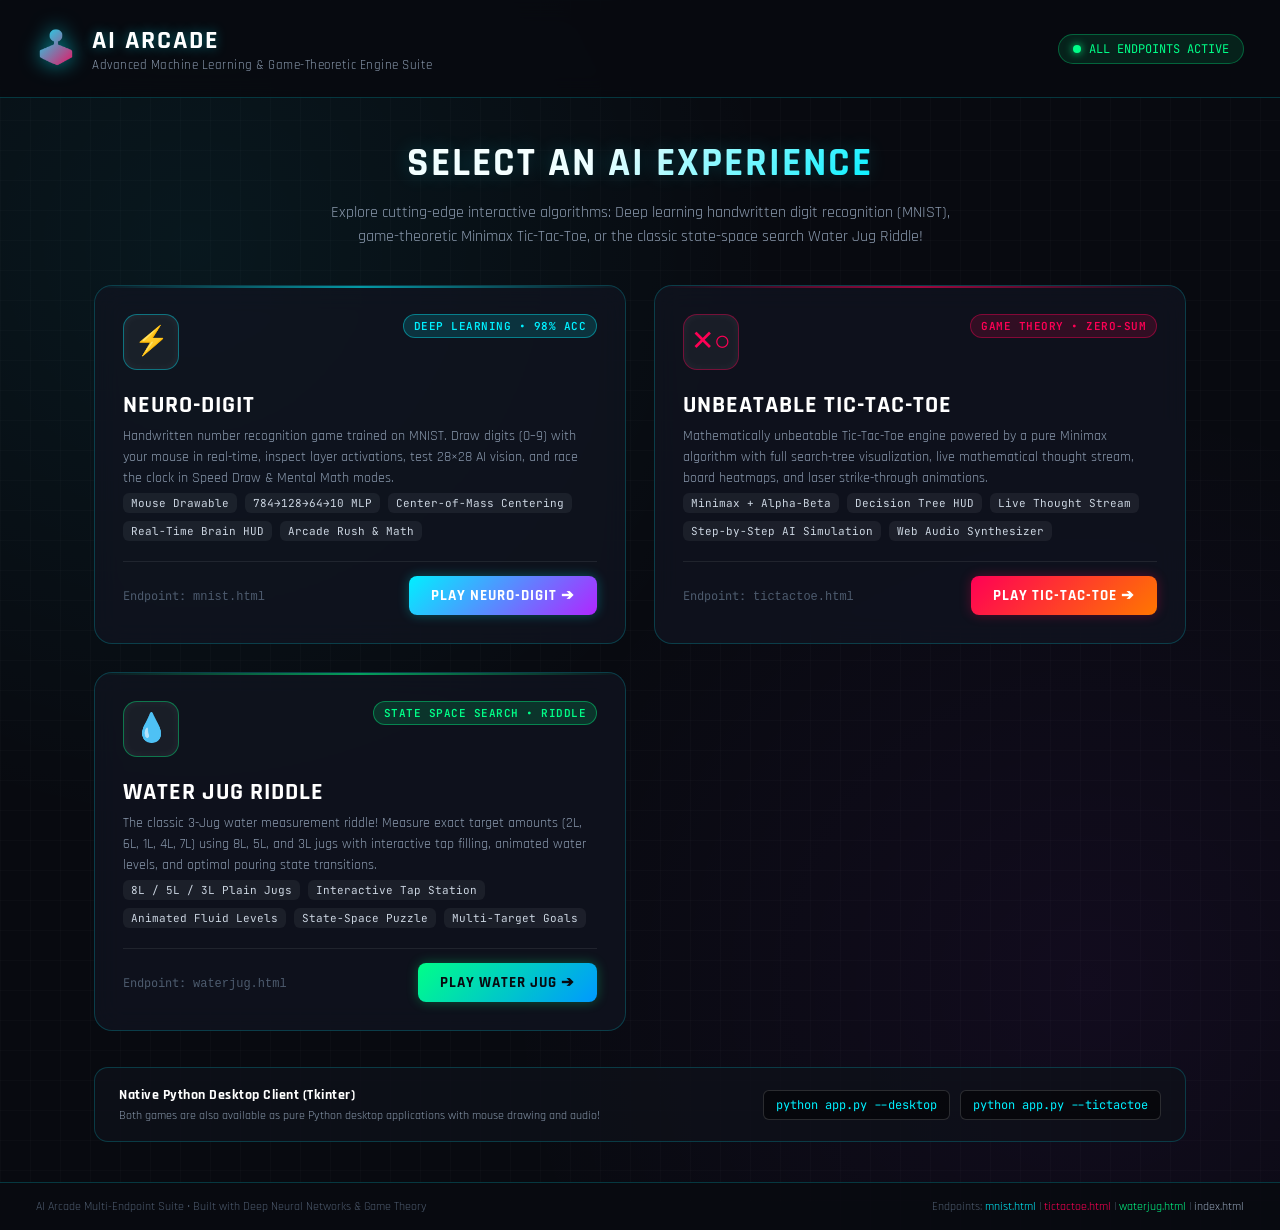
<file: index.html>
<!DOCTYPE html>
<html lang="en">
<head>
  <meta charset="UTF-8">
  <meta name="viewport" content="width=device-width, initial-scale=1.0">
  <title>AI ARCADE • Neural Net & Minimax Game Suite</title>
  <link rel="preconnect" href="https://fonts.googleapis.com">
  <link rel="preconnect" href="https://fonts.gstatic.com" crossorigin>
  <link href="https://fonts.googleapis.com/css2?family=JetBrains+Mono:wght@400;600;700&family=Rajdhani:wght@500;600;700&display=swap" rel="stylesheet">
  <style>
    :root {
      --bg-primary: #080a10;
      --bg-secondary: #0e111a;
      --bg-card: rgba(16, 21, 33, 0.75);
      --bg-card-hover: rgba(23, 30, 48, 0.95);
      --border-card: rgba(0, 240, 255, 0.2);
      --border-card-bright: rgba(0, 240, 255, 0.5);

      --neon-cyan: #00f0ff;
      --neon-pink: #ff0055;
      --neon-green: #00ff88;
      --neon-yellow: #ffbe00;
      --neon-purple: #b026ff;

      --text-main: #f0f4f8;
      --text-muted: #8a99ad;
      --text-dim: #4d5b6e;

      --font-display: 'Rajdhani', -apple-system, BlinkMacSystemFont, "Segoe UI", Roboto, sans-serif;
      --font-mono: 'JetBrains Mono', 'Fira Code', Consolas, monospace;
    }

    * {
      box-sizing: border-box;
      margin: 0;
      padding: 0;
      -webkit-font-smoothing: antialiased;
    }

    body {
      background-color: var(--bg-primary);
      background-image: 
        radial-gradient(circle at 15% 20%, rgba(0, 240, 255, 0.06) 0%, transparent 40%),
        radial-gradient(circle at 85% 80%, rgba(176, 38, 255, 0.06) 0%, transparent 40%),
        linear-gradient(rgba(255, 255, 255, 0.015) 1px, transparent 1px),
        linear-gradient(90deg, rgba(255, 255, 255, 0.015) 1px, transparent 1px);
      background-size: 100% 100%, 100% 100%, 30px 30px, 30px 30px;
      color: var(--text-main);
      font-family: var(--font-display);
      min-height: 100vh;
      display: flex;
      flex-direction: column;
    }

    /* Header */
    .hub-header {
      padding: 24px 36px;
      display: flex;
      justify-content: space-between;
      align-items: center;
      border-bottom: 1px solid var(--border-card);
      background: rgba(8, 10, 16, 0.85);
      backdrop-filter: blur(12px);
    }

    .brand-box {
      display: flex;
      align-items: center;
      gap: 16px;
    }

    .brand-icon {
      font-size: 32px;
      background: linear-gradient(135deg, var(--neon-cyan), var(--neon-pink));
      -webkit-background-clip: text;
      -webkit-text-fill-color: transparent;
      filter: drop-shadow(0 0 10px rgba(0, 240, 255, 0.6));
    }

    .brand-titles h1 {
      font-size: 26px;
      font-weight: 700;
      letter-spacing: 2px;
      color: #fff;
      text-shadow: 0 0 12px rgba(0, 240, 255, 0.4);
    }

    .brand-titles p {
      font-size: 13px;
      color: var(--text-muted);
      letter-spacing: 0.5px;
    }

    .hub-badge {
      font-family: var(--font-mono);
      font-size: 12px;
      padding: 6px 14px;
      border-radius: 20px;
      background: rgba(0, 255, 136, 0.1);
      border: 1px solid rgba(0, 255, 136, 0.3);
      color: var(--neon-green);
      display: flex;
      align-items: center;
      gap: 8px;
    }

    .pulse-dot {
      width: 8px;
      height: 8px;
      background: var(--neon-green);
      border-radius: 50%;
      box-shadow: 0 0 8px var(--neon-green);
    }

    /* Main Container */
    .hub-container {
      max-width: 1140px;
      width: 100%;
      margin: 0 auto;
      padding: 40px 24px;
      flex: 1;
      display: flex;
      flex-direction: column;
      gap: 36px;
    }

    .hero-banner {
      text-align: center;
      display: flex;
      flex-direction: column;
      align-items: center;
      gap: 12px;
    }

    .hero-banner h2 {
      font-size: 40px;
      font-weight: 700;
      letter-spacing: 2px;
      background: linear-gradient(135deg, #fff 40%, var(--neon-cyan));
      -webkit-background-clip: text;
      -webkit-text-fill-color: transparent;
      text-shadow: 0 0 20px rgba(0, 240, 255, 0.2);
    }

    .hero-banner p {
      font-size: 16px;
      color: var(--text-muted);
      max-width: 640px;
      line-height: 1.5;
    }

    /* Game Selection Cards Grid */
    .games-grid {
      display: grid;
      grid-template-columns: repeat(auto-fit, minmax(460px, 1fr));
      gap: 28px;
    }

    @media (max-width: 540px) {
      .games-grid {
        grid-template-columns: 1fr;
      }
    }

    .game-card {
      background: var(--bg-card);
      backdrop-filter: blur(14px);
      border: 1px solid var(--border-card);
      border-radius: 18px;
      padding: 28px;
      display: flex;
      flex-direction: column;
      gap: 20px;
      position: relative;
      overflow: hidden;
      transition: all 0.3s ease;
      text-decoration: none;
      color: inherit;
    }

    .game-card::before {
      content: '';
      position: absolute;
      top: 0;
      left: 0;
      right: 0;
      height: 2px;
      background: linear-gradient(90deg, transparent, var(--card-accent, var(--neon-cyan)), transparent);
      opacity: 0.6;
      transition: opacity 0.3s ease;
    }

    .game-card:hover {
      background: var(--bg-card-hover);
      transform: translateY(-4px);
      border-color: var(--card-accent, var(--neon-cyan));
      box-shadow: 0 12px 30px rgba(0, 0, 0, 0.5), 0 0 20px var(--card-glow, rgba(0, 240, 255, 0.25));
    }

    .game-card:hover::before {
      opacity: 1;
    }

    .card-top {
      display: flex;
      justify-content: space-between;
      align-items: flex-start;
    }

    .card-icon-box {
      width: 56px;
      height: 56px;
      border-radius: 14px;
      display: flex;
      justify-content: center;
      align-items: center;
      font-size: 28px;
      background: rgba(255, 255, 255, 0.05);
      border: 1px solid rgba(255, 255, 255, 0.15);
      box-shadow: inset 0 0 10px rgba(255, 255, 255, 0.05);
    }

    .card-badge {
      font-family: var(--font-mono);
      font-size: 11px;
      padding: 4px 10px;
      border-radius: 12px;
      font-weight: 600;
      letter-spacing: 0.5px;
    }

    .badge-cyan {
      background: rgba(0, 240, 255, 0.15);
      border: 1px solid rgba(0, 240, 255, 0.4);
      color: var(--neon-cyan);
    }

    .badge-pink {
      background: rgba(255, 0, 85, 0.15);
      border: 1px solid rgba(255, 0, 85, 0.4);
      color: var(--neon-pink);
    }

    .badge-green {
      background: rgba(0, 255, 136, 0.15);
      border: 1px solid rgba(0, 255, 136, 0.4);
      color: var(--neon-green);
    }

    .card-info h3 {
      font-size: 24px;
      font-weight: 700;
      letter-spacing: 1px;
      color: #fff;
      margin-bottom: 6px;
    }

    .card-info p {
      font-size: 14px;
      color: var(--text-muted);
      line-height: 1.5;
    }

    .card-features {
      display: flex;
      flex-wrap: wrap;
      gap: 8px;
      margin-top: 4px;
    }

    .feature-tag {
      font-family: var(--font-mono);
      font-size: 11px;
      padding: 3px 8px;
      border-radius: 6px;
      background: rgba(255, 255, 255, 0.06);
      color: #cbd5e1;
    }

    .card-action {
      display: flex;
      justify-content: space-between;
      align-items: center;
      margin-top: auto;
      padding-top: 14px;
      border-top: 1px solid rgba(255, 255, 255, 0.08);
    }

    .btn-launch {
      padding: 10px 22px;
      border-radius: 8px;
      font-family: var(--font-display);
      font-size: 15px;
      font-weight: 700;
      letter-spacing: 1px;
      display: flex;
      align-items: center;
      gap: 8px;
      transition: all 0.2s ease;
      border: none;
      cursor: pointer;
    }

    .btn-cyan {
      background: linear-gradient(135deg, var(--neon-cyan), var(--neon-purple));
      color: #fff;
      box-shadow: 0 0 12px rgba(0, 240, 255, 0.3);
    }

    .btn-pink {
      background: linear-gradient(135deg, var(--neon-pink), #ff7700);
      color: #fff;
      box-shadow: 0 0 12px rgba(255, 0, 85, 0.3);
    }

    .btn-green {
      background: linear-gradient(135deg, var(--neon-green), #0099ff);
      color: #080a10;
      font-weight: 800;
      box-shadow: 0 0 12px rgba(0, 255, 136, 0.3);
    }

    .endpoint-label {
      font-family: var(--font-mono);
      font-size: 12px;
      color: var(--text-dim);
    }

    /* Terminal & Desktop Tip Banner */
    .tips-banner {
      background: rgba(14, 17, 26, 0.8);
      border: 1px solid var(--border-card);
      border-radius: 14px;
      padding: 18px 24px;
      display: flex;
      justify-content: space-between;
      align-items: center;
      flex-wrap: wrap;
      gap: 16px;
    }

    .tips-text {
      display: flex;
      flex-direction: column;
      gap: 4px;
    }

    .tips-text strong {
      color: #fff;
      font-size: 14px;
      letter-spacing: 0.5px;
    }

    .tips-text span {
      font-size: 12px;
      color: var(--text-muted);
    }

    .cli-box {
      font-family: var(--font-mono);
      font-size: 12px;
      background: rgba(0, 0, 0, 0.5);
      border: 1px solid rgba(255, 255, 255, 0.15);
      padding: 6px 12px;
      border-radius: 6px;
      color: var(--neon-cyan);
    }

    /* Footer */
    .hub-footer {
      padding: 16px 36px;
      border-top: 1px solid var(--border-card);
      display: flex;
      justify-content: space-between;
      align-items: center;
      font-size: 12px;
      color: var(--text-dim);
      background: rgba(8, 10, 16, 0.9);
      flex-wrap: wrap;
      gap: 10px;
    }
  </style>
</head>
<body>

  <!-- Top Hub Header -->
  <header class="hub-header">
    <div class="brand-box">
      <div class="brand-icon">🕹️</div>
      <div class="brand-titles">
        <h1>AI ARCADE</h1>
        <p>Advanced Machine Learning & Game-Theoretic Engine Suite</p>
      </div>
    </div>
    <div class="hub-badge">
      <span class="pulse-dot"></span>
      <span>ALL ENDPOINTS ACTIVE</span>
    </div>
  </header>

  <!-- Main Showcase Container -->
  <main class="hub-container">

    <div class="hero-banner">
      <h2>SELECT AN AI EXPERIENCE</h2>
      <p>Explore cutting-edge interactive algorithms: Deep learning handwritten digit recognition (MNIST), game-theoretic Minimax Tic-Tac-Toe, or the classic state-space search Water Jug Riddle!</p>
    </div>

    <!-- Games Deck Grid -->
    <div class="games-grid">

      <!-- Card 1: NEURO-DIGIT (MNIST) -->
      <a href="mnist.html" class="game-card" style="--card-accent: #00f0ff; --card-glow: rgba(0, 240, 255, 0.35);">
        <div class="card-top">
          <div class="card-icon-box" style="border-color: rgba(0, 240, 255, 0.4); color: #00f0ff;">⚡</div>
          <span class="card-badge badge-cyan">DEEP LEARNING • 98% ACC</span>
        </div>
        <div class="card-info">
          <h3>NEURO-DIGIT</h3>
          <p>Handwritten number recognition game trained on MNIST. Draw digits (0–9) with your mouse in real-time, inspect layer activations, test 28×28 AI vision, and race the clock in Speed Draw & Mental Math modes.</p>
          <div class="card-features">
            <span class="feature-tag">Mouse Drawable</span>
            <span class="feature-tag">784→128→64→10 MLP</span>
            <span class="feature-tag">Center-of-Mass Centering</span>
            <span class="feature-tag">Real-Time Brain HUD</span>
            <span class="feature-tag">Arcade Rush & Math</span>
          </div>
        </div>
        <div class="card-action">
          <span class="endpoint-label">Endpoint: <code>mnist.html</code></span>
          <button class="btn-launch btn-cyan">PLAY NEURO-DIGIT ➔</button>
        </div>
      </a>

      <!-- Card 2: UNBEATABLE TIC-TAC-TOE (MINIMAX) -->
      <a href="tictactoe.html" class="game-card" style="--card-accent: #ff0055; --card-glow: rgba(255, 0, 85, 0.35);">
        <div class="card-top">
          <div class="card-icon-box" style="border-color: rgba(255, 0, 85, 0.4); color: #ff0055;">✕○</div>
          <span class="card-badge badge-pink">GAME THEORY • ZERO-SUM</span>
        </div>
        <div class="card-info">
          <h3>UNBEATABLE TIC-TAC-TOE</h3>
          <p>Mathematically unbeatable Tic-Tac-Toe engine powered by a pure Minimax algorithm with full search-tree visualization, live mathematical thought stream, board heatmaps, and laser strike-through animations.</p>
          <div class="card-features">
            <span class="feature-tag">Minimax + Alpha-Beta</span>
            <span class="feature-tag">Decision Tree HUD</span>
            <span class="feature-tag">Live Thought Stream</span>
            <span class="feature-tag">Step-by-Step AI Simulation</span>
            <span class="feature-tag">Web Audio Synthesizer</span>
          </div>
        </div>
        <div class="card-action">
          <span class="endpoint-label">Endpoint: <code>tictactoe.html</code></span>
          <button class="btn-launch btn-pink">PLAY TIC-TAC-TOE ➔</button>
        </div>
      </a>

      <!-- Card 3: WATER JUG RIDDLE -->
      <a href="waterjug.html" class="game-card" style="--card-accent: #00ff88; --card-glow: rgba(0, 255, 136, 0.35);">
        <div class="card-top">
          <div class="card-icon-box" style="border-color: rgba(0, 255, 136, 0.4); color: #00ff88;">💧</div>
          <span class="card-badge badge-green">STATE SPACE SEARCH • RIDDLE</span>
        </div>
        <div class="card-info">
          <h3>WATER JUG RIDDLE</h3>
          <p>The classic 3-Jug water measurement riddle! Measure exact target amounts (2L, 6L, 1L, 4L, 7L) using 8L, 5L, and 3L jugs with interactive tap filling, animated water levels, and optimal pouring state transitions.</p>
          <div class="card-features">
            <span class="feature-tag">8L / 5L / 3L Plain Jugs</span>
            <span class="feature-tag">Interactive Tap Station</span>
            <span class="feature-tag">Animated Fluid Levels</span>
            <span class="feature-tag">State-Space Puzzle</span>
            <span class="feature-tag">Multi-Target Goals</span>
          </div>
        </div>
        <div class="card-action">
          <span class="endpoint-label">Endpoint: <code>waterjug.html</code></span>
          <button class="btn-launch btn-green">PLAY WATER JUG ➔</button>
        </div>
      </a>

    </div>

    <!-- Desktop & CLI Tips Banner -->
    <div class="tips-banner">
      <div class="tips-text">
        <strong>Native Python Desktop Client (Tkinter)</strong>
        <span>Both games are also available as pure Python desktop applications with mouse drawing and audio!</span>
      </div>
      <div style="display:flex; gap:10px; flex-wrap:wrap;">
        <span class="cli-box">python app.py --desktop</span>
        <span class="cli-box">python app.py --tictactoe</span>
      </div>
    </div>

  </main>

  <!-- Footer -->
  <footer class="hub-footer">
    <div>AI Arcade Multi-Endpoint Suite • Built with Deep Neural Networks & Game Theory</div>
    <div>Endpoints: <a href="mnist.html" style="color:#00f0ff; text-decoration:none;">mnist.html</a> | <a href="tictactoe.html" style="color:#ff0055; text-decoration:none;">tictactoe.html</a> | <a href="waterjug.html" style="color:#00ff88; text-decoration:none;">waterjug.html</a> | <a href="index.html" style="color:#94a3b8; text-decoration:none;">index.html</a></div>
  </footer>

</body>
</html>
</file>
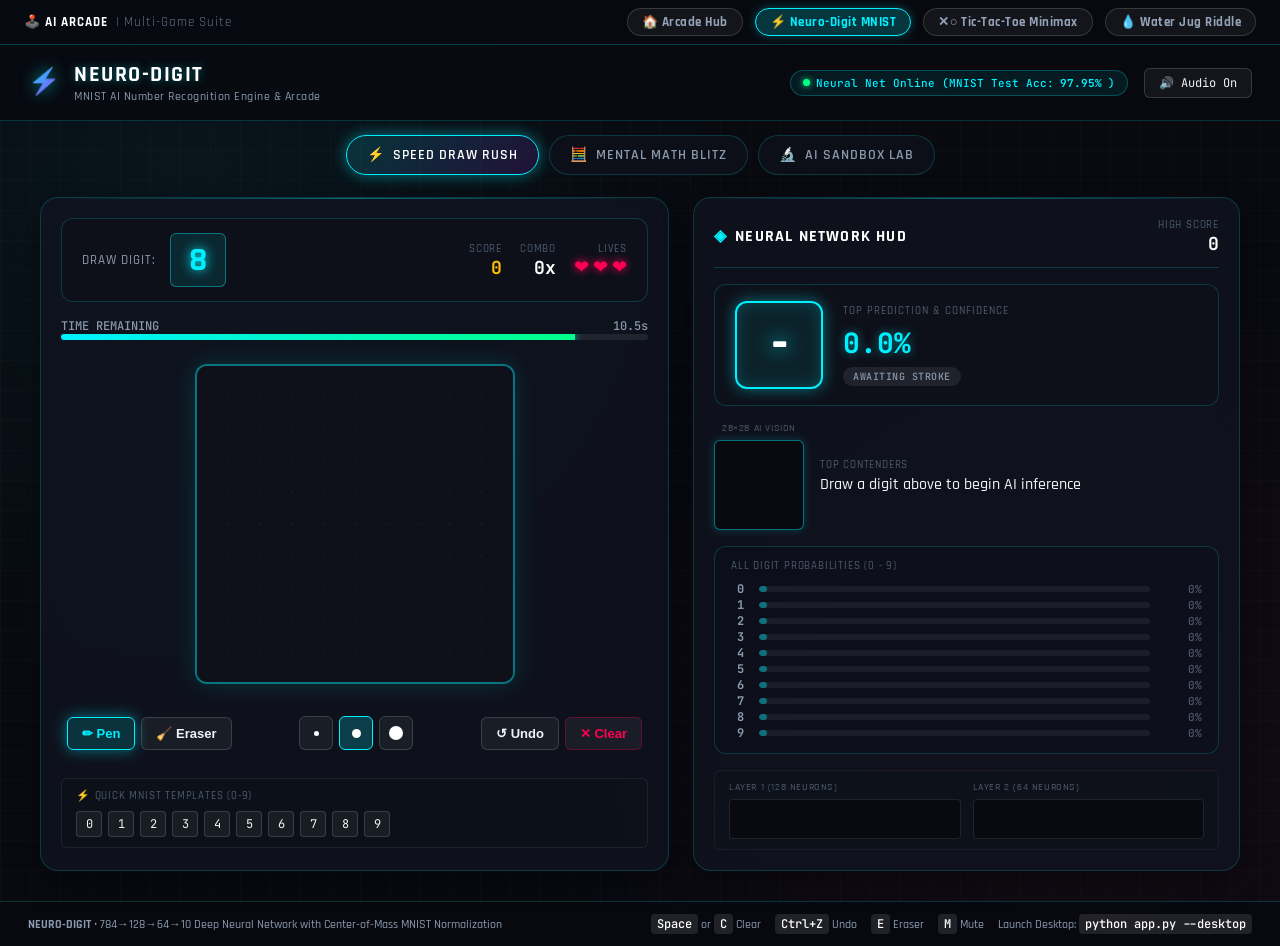
<file: mnist.html>
<!DOCTYPE html>
<html lang="en">
<head>
  <meta charset="UTF-8">
  <meta name="viewport" content="width=device-width, initial-scale=1.0">
  <title>NEURO-DIGIT • MNIST AI Number Recognition Game</title>
  <link rel="preconnect" href="https://fonts.googleapis.com">
  <link rel="preconnect" href="https://fonts.gstatic.com" crossorigin>
  <link href="https://fonts.googleapis.com/css2?family=JetBrains+Mono:wght@400;600;700&family=Rajdhani:wght@500;600;700&display=swap" rel="stylesheet">
  <link rel="stylesheet" href="style.css">
  <style>
    .arcade-nav-bar {
      background: rgba(8, 10, 16, 0.95);
      border-bottom: 1px solid rgba(0, 240, 255, 0.25);
      padding: 8px 24px;
      display: flex;
      justify-content: space-between;
      align-items: center;
      font-size: 13px;
      font-family: 'Rajdhani', sans-serif;
      position: sticky;
      top: 0;
      z-index: 1000;
    }
    .arcade-nav-links {
      display: flex;
      gap: 12px;
      align-items: center;
    }
    .arcade-pill {
      text-decoration: none;
      padding: 5px 14px;
      border-radius: 20px;
      font-weight: 700;
      font-size: 13px;
      letter-spacing: 0.5px;
      transition: all 0.2s ease;
      display: inline-flex;
      align-items: center;
      gap: 6px;
    }
    .arcade-pill.active {
      background: rgba(0, 240, 255, 0.2);
      border: 1px solid #00f0ff;
      color: #00f0ff;
      box-shadow: 0 0 10px rgba(0, 240, 255, 0.3);
    }
    .arcade-pill.inactive {
      background: rgba(255, 255, 255, 0.05);
      border: 1px solid rgba(255, 255, 255, 0.15);
      color: #94a3b8;
    }
    .arcade-pill.inactive:hover {
      background: rgba(255, 255, 255, 0.12);
      color: #fff;
      border-color: rgba(255, 255, 255, 0.3);
    }
    .arcade-brand {
      color: #fff;
      font-weight: 700;
      letter-spacing: 1px;
      display: flex;
      align-items: center;
      gap: 8px;
    }
  </style>
</head>
<body>

  <!-- Top Cross-Game Navigation Bar -->
  <div class="arcade-nav-bar">
    <div class="arcade-brand">
      <span>🕹️ AI ARCADE</span>
      <span style="color:#64748b; font-weight:normal;">| Multi-Game Suite</span>
    </div>
    <div class="arcade-nav-links">
      <a href="index.html" class="arcade-pill inactive">🏠 Arcade Hub</a>
      <a href="mnist.html" class="arcade-pill active">⚡ Neuro-Digit MNIST</a>
      <a href="tictactoe.html" class="arcade-pill inactive">✕○ Tic-Tac-Toe Minimax</a>
      <a href="waterjug.html" class="arcade-pill inactive">💧 Water Jug Riddle</a>
    </div>
  </div>

  <!-- Top Navigation Header -->
  <header class="app-header">
    <div class="brand">
      <div class="brand-icon">⚡</div>
      <div class="brand-text">
        <h1>NEURO-DIGIT</h1>
        <p>MNIST AI Number Recognition Engine & Arcade</p>
      </div>
    </div>
    <div class="header-status">
      <div class="status-tag" id="model-status">
        <span class="badge-dot green"></span> Neural Net Online (MNIST 98%)
      </div>
      <button class="btn-header" id="btn-sound">🔊 Audio On</button>
    </div>
  </header>

  <!-- Game Mode Selector -->
  <nav class="nav-modes">
    <button class="mode-tab active" data-mode="speed">
      <span>⚡</span> SPEED DRAW RUSH
    </button>
    <button class="mode-tab" data-mode="math">
      <span>🧮</span> MENTAL MATH BLITZ
    </button>
    <button class="mode-tab" data-mode="sandbox">
      <span>🔬</span> AI SANDBOX LAB
    </button>
  </nav>

  <!-- Main Game & AI HUD Deck -->
  <main class="main-wrapper">

    <!-- Left Column: Drawing Arena & Challenge -->
    <section class="glass-panel arena-card">

      <!-- Target Banner (Speed Mode) -->
      <div class="challenge-banner" id="target-card">
        <div class="challenge-prompt">
          <div class="challenge-label">DRAW DIGIT:</div>
          <div class="target-glow-digit" id="target-digit-display">7</div>
        </div>
        <div class="challenge-stats">
          <div class="stat-item">
            <span class="stat-title">SCORE</span>
            <span class="stat-val gold" id="score-value">0</span>
          </div>
          <div class="stat-item">
            <span class="stat-title">COMBO</span>
            <span class="stat-val" id="streak-value">0x</span>
          </div>
          <div class="stat-item">
            <span class="stat-title">LIVES</span>
            <div class="lives-deck" id="lives-container">
              <span class="heart active">❤</span>
              <span class="heart active">❤</span>
              <span class="heart active">❤</span>
            </div>
          </div>
        </div>
      </div>

      <!-- Math Equation Banner (Math Mode) -->
      <div class="challenge-banner" id="math-card" style="display: none;">
        <div class="challenge-prompt">
          <div class="challenge-label">SOLVE & DRAW:</div>
          <div class="math-glow-eq" id="math-equation-display">3 + 4 = ?</div>
        </div>
        <div class="challenge-stats">
          <div class="stat-item">
            <span class="stat-title">SCORE</span>
            <span class="stat-val gold" id="math-score-value">0</span>
          </div>
          <div class="stat-item">
            <span class="stat-title">LIVES</span>
            <div class="lives-deck">
              <span class="heart active">❤</span>
              <span class="heart active">❤</span>
              <span class="heart active">❤</span>
            </div>
          </div>
        </div>
      </div>

      <!-- Arcade Timer Bar -->
      <div class="timer-container" id="timer-container">
        <div class="timer-meta">
          <span>TIME REMAINING</span>
          <span id="timer-text">12.0s</span>
        </div>
        <div class="timer-track">
          <div class="timer-fill" id="timer-fill"></div>
        </div>
      </div>

      <!-- Mouse Drawing Canvas -->
      <div class="canvas-wrapper">
        <canvas id="draw-canvas"></canvas>

        <!-- Match / Reward Confetti Pop -->
        <div class="match-banner" id="match-banner">
          <div class="banner-content">
            <span class="combo-tag">TARGET HIT!</span>
            <span class="score-tag">+150</span>
          </div>
        </div>
      </div>

      <!-- Drawing Controls Toolbar -->
      <div class="canvas-controls">
        <div class="control-group">
          <button class="tool-btn active" id="tool-pen">✏ Pen</button>
          <button class="tool-btn" id="tool-eraser">🧹 Eraser</button>
        </div>

        <div class="control-group">
          <button class="brush-btn" data-size="14" title="Fine Brush">
            <div class="brush-dot fine"></div>
          </button>
          <button class="brush-btn active" data-size="22" title="Medium Brush">
            <div class="brush-dot med"></div>
          </button>
          <button class="brush-btn" data-size="32" title="Bold Brush">
            <div class="brush-dot bold"></div>
          </button>
        </div>

        <div class="control-group">
          <button class="tool-btn" id="btn-undo" title="Undo Stroke (Ctrl+Z)">↺ Undo</button>
          <button class="tool-btn btn-danger" id="btn-clear" title="Clear Canvas (Space / C)">✕ Clear</button>
        </div>
      </div>

      <!-- Sandbox Quick Test Presets (Visible in sandbox mode) -->
      <div class="sandbox-gallery" id="sandbox-gallery">
        <div class="sandbox-title">⚡ QUICK MNIST TEMPLATES (0-9)</div>
        <div class="sample-btn-deck" id="sample-buttons">
          <!-- Populated dynamically via game.js -->
        </div>
      </div>

    </section>

    <!-- Right Column: AI Brain HUD -->
    <section class="glass-panel hud-card">
      <div class="hud-header">
        <div class="hud-title">
          <span class="hud-title-icon">◈</span>
          <span>NEURAL NETWORK HUD</span>
        </div>
        <div class="stat-item" style="align-items: flex-end;">
          <span class="stat-title">HIGH SCORE</span>
          <span class="stat-val" id="high-score-value">0</span>
        </div>
      </div>

      <!-- Top Prediction Card -->
      <div class="hero-prediction-box">
        <div class="digit-hero">
          <div class="digit-hero-text" id="top-digit">-</div>
        </div>
        <div class="hero-meta">
          <div class="hero-label">TOP PREDICTION & CONFIDENCE</div>
          <div class="confidence-val" id="top-confidence">0.0%</div>
          <div class="status-pill" id="certainty-badge">AWAITING STROKE</div>
        </div>
      </div>

      <!-- Vision & Top Contenders Row -->
      <div class="vision-contenders-row">
        <div class="vision-box">
          <div class="vision-title">28×28 AI VISION</div>
          <canvas id="vision-canvas" width="28" height="28"></canvas>
        </div>
        <div class="contenders-box">
          <div class="spectrum-title">TOP CONTENDERS</div>
          <div class="contenders-list" id="top-contenders">
            <div class="hint-text">Draw a digit above to begin AI inference</div>
          </div>
        </div>
      </div>

      <!-- 10-Digit Probabilities Spectrum -->
      <div class="spectrum-box">
        <div class="spectrum-title">ALL DIGIT PROBABILITIES (0 - 9)</div>
        <div class="prob-meters">
          <!-- 10 Bars -->
          <div class="prob-meter-row" id="prob-row-0">
            <span class="prob-digit">0</span>
            <div class="prob-track"><div class="prob-fill" id="prob-bar-0"></div></div>
            <span class="prob-val" id="prob-val-0">0%</span>
          </div>
          <div class="prob-meter-row" id="prob-row-1">
            <span class="prob-digit">1</span>
            <div class="prob-track"><div class="prob-fill" id="prob-bar-1"></div></div>
            <span class="prob-val" id="prob-val-1">0%</span>
          </div>
          <div class="prob-meter-row" id="prob-row-2">
            <span class="prob-digit">2</span>
            <div class="prob-track"><div class="prob-fill" id="prob-bar-2"></div></div>
            <span class="prob-val" id="prob-val-2">0%</span>
          </div>
          <div class="prob-meter-row" id="prob-row-3">
            <span class="prob-digit">3</span>
            <div class="prob-track"><div class="prob-fill" id="prob-bar-3"></div></div>
            <span class="prob-val" id="prob-val-3">0%</span>
          </div>
          <div class="prob-meter-row" id="prob-row-4">
            <span class="prob-digit">4</span>
            <div class="prob-track"><div class="prob-fill" id="prob-bar-4"></div></div>
            <span class="prob-val" id="prob-val-4">0%</span>
          </div>
          <div class="prob-meter-row" id="prob-row-5">
            <span class="prob-digit">5</span>
            <div class="prob-track"><div class="prob-fill" id="prob-bar-5"></div></div>
            <span class="prob-val" id="prob-val-5">0%</span>
          </div>
          <div class="prob-meter-row" id="prob-row-6">
            <span class="prob-digit">6</span>
            <div class="prob-track"><div class="prob-fill" id="prob-bar-6"></div></div>
            <span class="prob-val" id="prob-val-6">0%</span>
          </div>
          <div class="prob-meter-row" id="prob-row-7">
            <span class="prob-digit">7</span>
            <div class="prob-track"><div class="prob-fill" id="prob-bar-7"></div></div>
            <span class="prob-val" id="prob-val-7">0%</span>
          </div>
          <div class="prob-meter-row" id="prob-row-8">
            <span class="prob-digit">8</span>
            <div class="prob-track"><div class="prob-fill" id="prob-bar-8"></div></div>
            <span class="prob-val" id="prob-val-8">0%</span>
          </div>
          <div class="prob-meter-row" id="prob-row-9">
            <span class="prob-digit">9</span>
            <div class="prob-track"><div class="prob-fill" id="prob-bar-9"></div></div>
            <span class="prob-val" id="prob-val-9">0%</span>
          </div>
        </div>
      </div>

      <!-- Hidden Layer Neuron Activations -->
      <div class="layers-box">
        <div class="layer-col">
          <span>LAYER 1 (128 NEURONS)</span>
          <canvas id="layer1-canvas" width="128" height="32"></canvas>
        </div>
        <div class="layer-col">
          <span>LAYER 2 (64 NEURONS)</span>
          <canvas id="layer2-canvas" width="64" height="32"></canvas>
        </div>
      </div>

    </section>

  </main>

  <!-- Game Over Modal -->
  <div class="modal-overlay" id="game-over-modal">
    <div class="modal-card">
      <h2>GAME OVER</h2>
      <p style="color: var(--text-muted); font-size: 14px;">The clock ran out! Great effort against the MNIST Neural Net.</p>
      <div class="modal-scores">
        <div class="modal-score-item">
          <span class="label">FINAL SCORE</span>
          <span class="val" id="modal-final-score">0</span>
        </div>
        <div class="modal-score-item">
          <span class="label">BEST COMBO</span>
          <span class="val" id="modal-final-streak">0x</span>
        </div>
      </div>
      <button class="btn-primary" id="btn-play-again">PLAY AGAIN</button>
    </div>
  </div>

  <!-- Footer -->
  <footer class="app-footer">
    <div>
      <strong>NEURO-DIGIT</strong> • 784→128→64→10 Deep Neural Network with Center-of-Mass MNIST Normalization
    </div>
    <div class="footer-hotkeys">
      <span><span class="key-tag">Space</span> or <span class="key-tag">C</span> Clear</span>
      <span><span class="key-tag">Ctrl+Z</span> Undo</span>
      <span><span class="key-tag">E</span> Eraser</span>
      <span><span class="key-tag">M</span> Mute</span>
      <span>Launch Desktop: <code class="key-tag">python app.py --desktop</code></span>
    </div>
  </footer>

  <!-- Scripts -->
  <script src="mnist_weights.js"></script>
  <script src="nn.js"></script>
  <script src="audio.js"></script>
  <script src="game.js"></script>
</body>
</html>
</file>
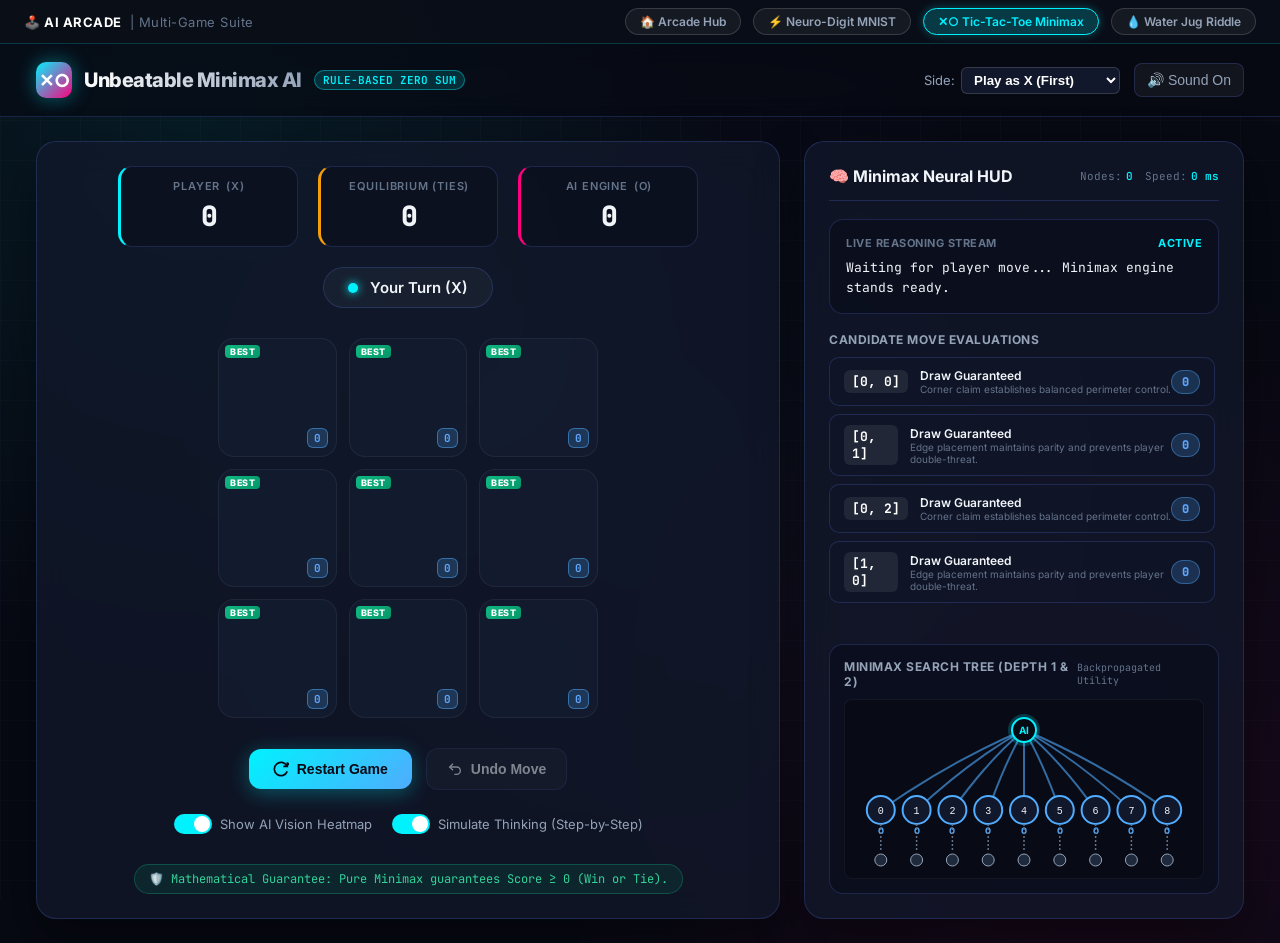
<file: tictactoe.html>
<!DOCTYPE html>
<html lang="en">
<head>
  <meta charset="UTF-8">
  <meta name="viewport" content="width=device-width, initial-scale=1.0">
  <title>Unbeatable Tic-Tac-Toe • Minimax AI Engine</title>
  <link rel="stylesheet" href="tictactoe.css">
  <link rel="preconnect" href="https://fonts.googleapis.com">
  <link rel="preconnect" href="https://fonts.gstatic.com" crossorigin>
  <link href="https://fonts.googleapis.com/css2?family=Inter:wght@400;500;600;700;800&family=JetBrains+Mono:wght@500;700&display=swap" rel="stylesheet">
  <style>
    .arcade-nav-bar {
      background: rgba(10, 14, 24, 0.95);
      border-bottom: 1px solid rgba(0, 240, 255, 0.2);
      padding: 8px 24px;
      display: flex;
      justify-content: space-between;
      align-items: center;
      font-size: 13px;
      font-family: 'Inter', sans-serif;
      position: sticky;
      top: 0;
      z-index: 1000;
    }
    .arcade-nav-links {
      display: flex;
      gap: 12px;
      align-items: center;
    }
    .arcade-pill {
      text-decoration: none;
      padding: 5px 14px;
      border-radius: 20px;
      font-weight: 600;
      font-size: 12px;
      transition: all 0.2s ease;
      display: inline-flex;
      align-items: center;
      gap: 6px;
    }
    .arcade-pill.active {
      background: rgba(0, 240, 255, 0.2);
      border: 1px solid #00f0ff;
      color: #00f0ff;
      box-shadow: 0 0 10px rgba(0, 240, 255, 0.3);
    }
    .arcade-pill.inactive {
      background: rgba(255, 255, 255, 0.05);
      border: 1px solid rgba(255, 255, 255, 0.15);
      color: #94a3b8;
    }
    .arcade-pill.inactive:hover {
      background: rgba(255, 255, 255, 0.12);
      color: #fff;
      border-color: rgba(255, 255, 255, 0.3);
    }
    .arcade-brand {
      color: #fff;
      font-weight: 700;
      letter-spacing: 0.5px;
      display: flex;
      align-items: center;
      gap: 8px;
    }
  </style>
</head>
<body>
  <!-- Top Cross-Game Navigation Bar -->
  <div class="arcade-nav-bar">
    <div class="arcade-brand">
      <span>🕹️ AI ARCADE</span>
      <span style="color:#64748b; font-weight:normal;">| Multi-Game Suite</span>
    </div>
    <div class="arcade-nav-links">
      <a href="index.html" class="arcade-pill inactive">🏠 Arcade Hub</a>
      <a href="mnist.html" class="arcade-pill inactive">⚡ Neuro-Digit MNIST</a>
      <a href="tictactoe.html" class="arcade-pill active">✕○ Tic-Tac-Toe Minimax</a>
      <a href="waterjug.html" class="arcade-pill inactive">💧 Water Jug Riddle</a>
    </div>
  </div>

  <div class="grid-mesh-bg"></div>

  <!-- Header -->
  <header>
    <div class="logo-area">
      <div class="logo-icon">✕○</div>
      <div class="logo-text">
        <h1>Unbeatable Minimax AI</h1>
      </div>
      <span class="logo-badge">Rule-Based Zero Sum</span>
    </div>

    <div class="header-controls">
      <div class="game-options">
        <label style="display:flex; align-items:center; gap:6px;">
          <span>Side:</span>
          <select id="selectPlayer" style="background:#12182b; color:#fff; border:1px solid rgba(255,255,255,0.15); border-radius:6px; padding:4px 8px; font-weight:600;">
            <option value="X">Play as X (First)</option>
            <option value="O">Play as O (Second)</option>
          </select>
        </label>
      </div>
      <button class="btn-icon" id="btnSound">🔊 Sound On</button>
    </div>
  </header>

  <!-- Main View -->
  <main>
    <!-- Left Section: Game Arena -->
    <div class="glass-panel game-section">
      <!-- Scoreboard -->
      <div class="scoreboard">
        <div class="score-box player-x">
          <div class="score-label">Player <span id="labelHumanSymbol">(X)</span></div>
          <div class="score-val" id="scoreHuman">0</div>
        </div>
        <div class="score-box ties">
          <div class="score-label">Equilibrium (Ties)</div>
          <div class="score-val" id="scoreTies">0</div>
        </div>
        <div class="score-box player-o">
          <div class="score-label">AI Engine <span id="labelAiSymbol">(O)</span></div>
          <div class="score-val" id="scoreAi">0</div>
        </div>
      </div>

      <!-- Turn & Status -->
      <div class="status-banner" id="statusBanner">
        <div class="status-dot"></div>
        <span id="statusText">Your Turn (X)</span>
      </div>

      <!-- 3x3 Board Arena -->
      <div class="board-arena">
        <div class="board-grid show-evals" id="boardGrid">
          <div class="cell" data-index="0"></div>
          <div class="cell" data-index="1"></div>
          <div class="cell" data-index="2"></div>
          <div class="cell" data-index="3"></div>
          <div class="cell" data-index="4"></div>
          <div class="cell" data-index="5"></div>
          <div class="cell" data-index="6"></div>
          <div class="cell" data-index="7"></div>
          <div class="cell" data-index="8"></div>
        </div>
        <div class="strike-line" id="strikeLine"></div>
      </div>

      <!-- Interactive Controls -->
      <div class="controls-bar">
        <button class="btn-primary" id="btnRestart">
          <svg width="16" height="16" viewBox="0 0 24 24" fill="none" stroke="currentColor" stroke-width="2.5"><path d="M21.5 2v6h-6M21.34 15.57a10 10 0 1 1-.57-8.38l5.67-5.67"/></svg>
          Restart Game
        </button>
        <button class="btn-secondary" id="btnUndo">
          <svg width="16" height="16" viewBox="0 0 24 24" fill="none" stroke="currentColor" stroke-width="2"><path d="M9 14L4 9l5-5"/><path d="M4 9h10.5a5.5 5.5 0 0 1 5.5 5.5v0a5.5 5.5 0 0 1-5.5 5.5H11"/></svg>
          Undo Move
        </button>
      </div>

      <!-- Visualizer Toggles -->
      <div class="game-options" style="margin-top: 4px;">
        <label class="toggle-group">
          <input type="checkbox" id="chkHeatmap" checked style="display:none;">
          <div class="toggle-switch"></div>
          <span>Show AI Vision Heatmap</span>
        </label>
        <label class="toggle-group">
          <input type="checkbox" id="chkStepByStep" checked style="display:none;">
          <div class="toggle-switch"></div>
          <span>Simulate Thinking (Step-by-Step)</span>
        </label>
      </div>

      <!-- Unbeatable mathematical proof note -->
      <div class="proof-pill">
        <span>🛡️ Mathematical Guarantee: Pure Minimax guarantees Score &ge; 0 (Win or Tie).</span>
      </div>
    </div>

    <!-- Right Section: AI Brain & Minimax Inspector -->
    <div class="glass-panel ai-brain-section">
      <div class="brain-header">
        <div class="brain-title">
          <span>🧠 Minimax Neural HUD</span>
        </div>
        <div class="brain-stats">
          <div class="stat-item">
            <span>Nodes:</span>
            <span class="stat-val" id="statNodes">0</span>
          </div>
          <div class="stat-item">
            <span>Speed:</span>
            <span class="stat-val" id="statTime">0 ms</span>
          </div>
        </div>
      </div>

      <!-- Live Thought Stream -->
      <div class="thought-stream-card">
        <div class="stream-label">
          <span>Live Reasoning Stream</span>
          <span style="color:var(--accent-cyan);">Active</span>
        </div>
        <div class="stream-text" id="streamText">Ready. Make your opening move to engage Minimax algorithm.</div>
      </div>

      <!-- Candidate Moves Matrix -->
      <div class="move-matrix-container">
        <div class="matrix-header-title">Candidate Move Evaluations</div>
        <div class="moves-list" id="movesList">
          <div style="text-align:center; padding: 20px; color: var(--text-muted); font-size:12px;">
            Awaiting first move to evaluate positions...
          </div>
        </div>
      </div>

      <!-- Minimax Decision Tree -->
      <div class="tree-container">
        <div class="tree-header">
          <h4>Minimax Search Tree (Depth 1 & 2)</h4>
          <span style="font-size:10px; color:var(--text-muted); font-family:var(--font-mono);">Backpropagated Utility</span>
        </div>
        <svg id="decisionTreeSvg"></svg>
      </div>
    </div>
  </main>

  <!-- Modal -->
  <div class="modal-overlay" id="modalOverlay">
    <div class="modal-dialog">
      <div class="modal-icon" id="modalIcon">🤝</div>
      <h2 class="modal-title" id="modalTitle">Game Over</h2>
      <p class="modal-subtitle" id="modalSubtitle">Mathematical equilibrium reached.</p>
      <button class="btn-primary" id="btnModalRestart" style="width:100%; justify-content:center;">
        Play Again
      </button>
    </div>
  </div>

  <script src="minimax.js"></script>
  <script src="ui.js"></script>
</body>
</html>
</file>
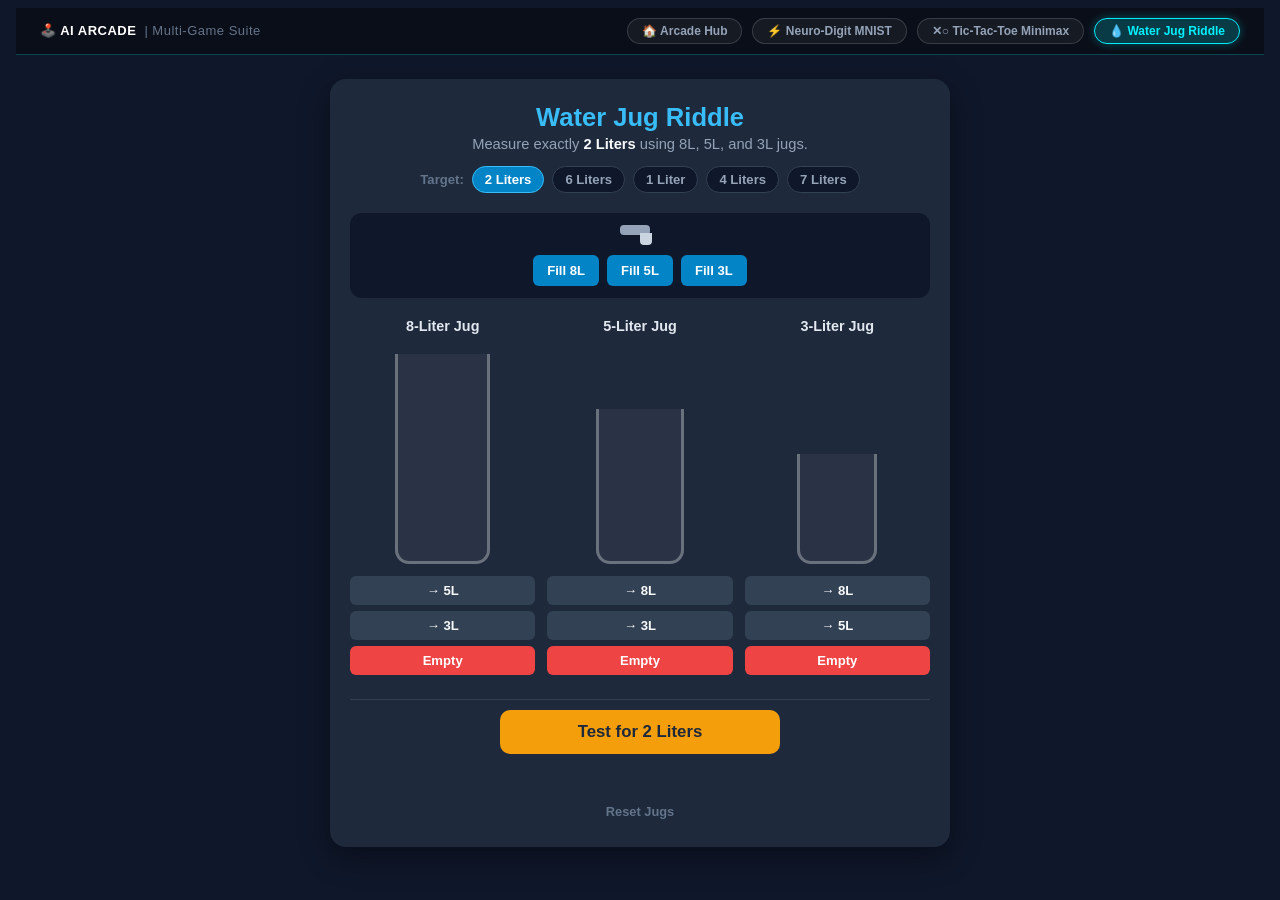
<file: waterjug.html>
<!DOCTYPE html>
<html lang="en">
<head>
  <meta charset="UTF-8">
  <meta name="viewport" content="width=device-width, initial-scale=1.0">
  <title>Water Jug Riddle • AI Arcade</title>
  <link rel="stylesheet" href="waterjug.css">
  <link rel="preconnect" href="https://fonts.googleapis.com">
  <link rel="preconnect" href="https://fonts.gstatic.com" crossorigin>
  <link href="https://fonts.googleapis.com/css2?family=Inter:wght@400;500;600;700;800&family=JetBrains+Mono:wght@500;700&display=swap" rel="stylesheet">
  <style>
    .arcade-nav-bar {
      background: rgba(10, 14, 24, 0.95);
      border-bottom: 1px solid rgba(0, 240, 255, 0.25);
      padding: 10px 24px;
      display: flex;
      justify-content: space-between;
      align-items: center;
      font-size: 13px;
      font-family: 'Inter', sans-serif;
      position: sticky;
      top: 0;
      z-index: 1000;
      width: 100%;
      box-sizing: border-box;
    }
    .arcade-nav-links {
      display: flex;
      gap: 10px;
      align-items: center;
      flex-wrap: wrap;
    }
    .arcade-pill {
      text-decoration: none;
      padding: 5px 14px;
      border-radius: 20px;
      font-weight: 600;
      font-size: 12px;
      transition: all 0.2s ease;
      display: inline-flex;
      align-items: center;
      gap: 6px;
    }
    .arcade-pill.active {
      background: rgba(0, 240, 255, 0.2);
      border: 1px solid #00f0ff;
      color: #00f0ff;
      box-shadow: 0 0 10px rgba(0, 240, 255, 0.3);
    }
    .arcade-pill.inactive {
      background: rgba(255, 255, 255, 0.05);
      border: 1px solid rgba(255, 255, 255, 0.15);
      color: #94a3b8;
    }
    .arcade-pill.inactive:hover {
      background: rgba(255, 255, 255, 0.12);
      color: #fff;
      border-color: rgba(255, 255, 255, 0.3);
    }
    .arcade-brand {
      color: #fff;
      font-weight: 700;
      letter-spacing: 0.5px;
      display: flex;
      align-items: center;
      gap: 8px;
    }
    body {
      display: flex;
      flex-direction: column;
      align-items: center;
      padding-top: 0;
    }
    .main-container {
      margin-top: 24px;
      margin-bottom: 30px;
    }
  </style>
</head>
<body>

  <!-- Top Cross-Game Navigation Bar -->
  <div class="arcade-nav-bar">
    <div class="arcade-brand">
      <span>🕹️ AI ARCADE</span>
      <span style="color:#64748b; font-weight:normal;">| Multi-Game Suite</span>
    </div>
    <div class="arcade-nav-links">
      <a href="index.html" class="arcade-pill inactive">🏠 Arcade Hub</a>
      <a href="mnist.html" class="arcade-pill inactive">⚡ Neuro-Digit MNIST</a>
      <a href="tictactoe.html" class="arcade-pill inactive">✕○ Tic-Tac-Toe Minimax</a>
      <a href="waterjug.html" class="arcade-pill active">💧 Water Jug Riddle</a>
    </div>
  </div>

  <div class="main-container">
    
    <!-- Header -->
    <header class="header">
      <h1>Water Jug Riddle</h1>
      <p>Measure exactly <strong id="target-text">2 Liters</strong> using 8L, 5L, and 3L jugs.</p>
      
      <!-- Target Goal Selection: Only 2L, 6L, 1L, 4L, 7L -->
      <div class="goal-picker">
        <span class="goal-label">Target:</span>
        <button class="goal-chip active" data-goal="2">2 Liters</button>
        <button class="goal-chip" data-goal="6">6 Liters</button>
        <button class="goal-chip" data-goal="1">1 Liter</button>
        <button class="goal-chip" data-goal="4">4 Liters</button>
        <button class="goal-chip" data-goal="7">7 Liters</button>
      </div>
    </header>

    <!-- Tap Station -->
    <div class="tap-station">
      <div class="tap">
        <div class="tap-body"></div>
        <div class="tap-spout">
          <div class="tap-water" id="tap-water"></div>
        </div>
      </div>
      <div class="tap-buttons">
        <button class="btn btn-tap" id="fill-8-btn">Fill 8L</button>
        <button class="btn btn-tap" id="fill-5-btn">Fill 5L</button>
        <button class="btn btn-tap" id="fill-3-btn">Fill 3L</button>
      </div>
    </div>

    <!-- The 3 Plain Jugs (8L, 5L, 3L) -->
    <div class="jugs-container">
      
      <!-- 8L Jug -->
      <div class="jug-box">
        <div class="jug-label">8-Liter Jug</div>
        <div class="jug-wrapper">
          <div class="jug jug-8" id="jug-8">
            <div class="water" id="water-8" style="height: 0%;"></div>
          </div>
        </div>
        <div class="jug-controls">
          <button class="btn btn-action" id="pour-8-to-5-btn">→ 5L</button>
          <button class="btn btn-action" id="pour-8-to-3-btn">→ 3L</button>
          <button class="btn btn-danger" id="empty-8-btn">Empty</button>
        </div>
      </div>

      <!-- 5L Jug -->
      <div class="jug-box">
        <div class="jug-label">5-Liter Jug</div>
        <div class="jug-wrapper">
          <div class="jug jug-5" id="jug-5">
            <div class="water" id="water-5" style="height: 0%;"></div>
          </div>
        </div>
        <div class="jug-controls">
          <button class="btn btn-action" id="pour-5-to-8-btn">→ 8L</button>
          <button class="btn btn-action" id="pour-5-to-3-btn">→ 3L</button>
          <button class="btn btn-danger" id="empty-5-btn">Empty</button>
        </div>
      </div>

      <!-- 3L Jug -->
      <div class="jug-box">
        <div class="jug-label">3-Liter Jug</div>
        <div class="jug-wrapper">
          <div class="jug jug-3" id="jug-3">
            <div class="water" id="water-3" style="height: 0%;"></div>
          </div>
        </div>
        <div class="jug-controls">
          <button class="btn btn-action" id="pour-3-to-8-btn">→ 8L</button>
          <button class="btn btn-action" id="pour-3-to-5-btn">→ 5L</button>
          <button class="btn btn-danger" id="empty-3-btn">Empty</button>
        </div>
      </div>

    </div>

    <!-- Bottom: Test Button, Result, and Reset -->
    <div class="bottom-section">
      <button class="btn btn-test" id="test-btn">Test for 2 Liters</button>
      <div class="result-message" id="result-message"></div>
      <button class="btn btn-reset" id="reset-btn">Reset Jugs</button>
    </div>

  </div>

  <script src="waterjug.js"></script>
</body>
</html>
</file>
<file: style.css>
/* ==========================================================================
   NEURO-DIGIT • Cyberpunk Glassmorphic Theme & Stylesheet
   ========================================================================== */

:root {
  --bg-primary: #080a10;
  --bg-secondary: #0e111a;
  --bg-card: rgba(16, 21, 33, 0.75);
  --bg-card-hover: rgba(23, 30, 48, 0.85);
  --border-card: rgba(0, 240, 255, 0.18);
  --border-card-bright: rgba(0, 240, 255, 0.45);

  --neon-cyan: #00f0ff;
  --neon-pink: #ff0055;
  --neon-green: #00ff88;
  --neon-yellow: #ffbe00;
  --neon-purple: #b026ff;

  --text-main: #f0f4f8;
  --text-muted: #8a99ad;
  --text-dim: #4d5b6e;

  --font-display: 'Rajdhani', -apple-system, BlinkMacSystemFont, "Segoe UI", Roboto, sans-serif;
  --font-mono: 'JetBrains Mono', 'Fira Code', Consolas, monospace;

  --radius-sm: 6px;
  --radius-md: 12px;
  --radius-lg: 18px;

  --glow-cyan: 0 0 15px rgba(0, 240, 255, 0.45);
  --glow-pink: 0 0 15px rgba(255, 0, 85, 0.45);
  --glow-green: 0 0 15px rgba(0, 255, 136, 0.45);
}

* {
  box-sizing: border-box;
  margin: 0;
  padding: 0;
  -webkit-font-smoothing: antialiased;
}

body {
  background-color: var(--bg-primary);
  background-image: 
    radial-gradient(circle at 15% 20%, rgba(0, 240, 255, 0.05) 0%, transparent 40%),
    radial-gradient(circle at 85% 80%, rgba(255, 0, 85, 0.05) 0%, transparent 40%),
    linear-gradient(rgba(255, 255, 255, 0.015) 1px, transparent 1px),
    linear-gradient(90deg, rgba(255, 255, 255, 0.015) 1px, transparent 1px);
  background-size: 100% 100%, 100% 100%, 30px 30px, 30px 30px;
  color: var(--text-main);
  font-family: var(--font-display);
  font-weight: 500;
  min-height: 100vh;
  display: flex;
  flex-direction: column;
  overflow-x: hidden;
}

/* Header */
.app-header {
  padding: 16px 28px;
  background: rgba(8, 10, 16, 0.85);
  backdrop-filter: blur(12px);
  border-bottom: 1px solid var(--border-card);
  display: flex;
  justify-content: space-between;
  align-items: center;
  position: sticky;
  top: 0;
  z-index: 100;
}

.brand {
  display: flex;
  align-items: center;
  gap: 14px;
}

.brand-icon {
  font-size: 26px;
  background: linear-gradient(135deg, var(--neon-cyan), var(--neon-purple));
  -webkit-background-clip: text;
  -webkit-text-fill-color: transparent;
  filter: drop-shadow(0 0 8px rgba(0, 240, 255, 0.6));
}

.brand-text h1 {
  font-size: 22px;
  font-weight: 700;
  letter-spacing: 1.5px;
  color: #fff;
  text-shadow: 0 0 10px rgba(0, 240, 255, 0.4);
}

.brand-text p {
  font-size: 12px;
  color: var(--text-muted);
  letter-spacing: 0.5px;
}

.header-status {
  display: flex;
  align-items: center;
  gap: 16px;
}

.status-tag {
  font-family: var(--font-mono);
  font-size: 11px;
  padding: 5px 12px;
  border-radius: 20px;
  background: rgba(0, 240, 255, 0.08);
  border: 1px solid rgba(0, 240, 255, 0.25);
  color: var(--neon-cyan);
  display: flex;
  align-items: center;
  gap: 6px;
}

.badge-dot {
  width: 7px;
  height: 7px;
  border-radius: 50%;
}
.badge-dot.green {
  background: var(--neon-green);
  box-shadow: 0 0 6px var(--neon-green);
}
.badge-dot.yellow {
  background: var(--neon-yellow);
  box-shadow: 0 0 6px var(--neon-yellow);
}

.btn-header {
  background: rgba(255, 255, 255, 0.05);
  border: 1px solid rgba(255, 255, 255, 0.15);
  color: var(--text-main);
  padding: 6px 14px;
  border-radius: var(--radius-sm);
  font-family: var(--font-mono);
  font-size: 12px;
  cursor: pointer;
  transition: all 0.2s ease;
}

.btn-header:hover {
  background: rgba(0, 240, 255, 0.15);
  border-color: var(--neon-cyan);
  box-shadow: var(--glow-cyan);
}

.btn-header.muted {
  opacity: 0.6;
}

/* Mode Navigation */
.nav-modes {
  display: flex;
  justify-content: center;
  gap: 10px;
  padding: 14px 20px 6px;
}

.mode-tab {
  background: rgba(14, 17, 26, 0.8);
  border: 1px solid var(--border-card);
  color: var(--text-muted);
  padding: 10px 20px;
  border-radius: 30px;
  font-family: var(--font-display);
  font-size: 14px;
  font-weight: 600;
  letter-spacing: 1px;
  cursor: pointer;
  display: flex;
  align-items: center;
  gap: 8px;
  transition: all 0.25s ease;
}

.mode-tab:hover {
  border-color: var(--neon-cyan);
  color: #fff;
  transform: translateY(-1px);
}

.mode-tab.active {
  background: linear-gradient(135deg, rgba(0, 240, 255, 0.15), rgba(176, 38, 255, 0.15));
  border-color: var(--neon-cyan);
  color: #fff;
  box-shadow: var(--glow-cyan);
}

/* Main Container Layout */
.main-wrapper {
  max-width: 1240px;
  width: 100%;
  margin: 0 auto;
  padding: 16px 20px 30px;
  display: grid;
  grid-template-columns: 1.15fr 1fr;
  gap: 24px;
  flex: 1;
}

@media (max-width: 980px) {
  .main-wrapper {
    grid-template-columns: 1fr;
  }
}

/* Cards & Glassmorphism */
.glass-panel {
  background: var(--bg-card);
  backdrop-filter: blur(14px);
  border: 1px solid var(--border-card);
  border-radius: var(--radius-lg);
  padding: 20px;
  position: relative;
  overflow: hidden;
  box-shadow: 0 10px 30px rgba(0, 0, 0, 0.4);
}

.glass-panel::before {
  content: '';
  position: absolute;
  top: 0;
  left: 0;
  right: 0;
  height: 1px;
  background: linear-gradient(90deg, transparent, rgba(0, 240, 255, 0.4), transparent);
}

/* Left Arena: Game & Canvas */
.arena-card {
  display: flex;
  flex-direction: column;
  gap: 16px;
}

/* Target & Challenge Banner */
.challenge-banner {
  background: rgba(14, 17, 26, 0.95);
  border: 1px solid var(--border-card);
  border-radius: var(--radius-md);
  padding: 14px 20px;
  display: flex;
  justify-content: space-between;
  align-items: center;
  position: relative;
}

.challenge-prompt {
  display: flex;
  align-items: center;
  gap: 14px;
}

.challenge-label {
  font-size: 13px;
  color: var(--text-muted);
  text-transform: uppercase;
  letter-spacing: 1px;
}

.target-glow-digit {
  font-size: 34px;
  font-weight: 700;
  color: var(--neon-cyan);
  text-shadow: 0 0 12px var(--neon-cyan);
  background: rgba(0, 240, 255, 0.1);
  padding: 4px 18px;
  border-radius: var(--radius-sm);
  border: 1px solid rgba(0, 240, 255, 0.4);
}

.math-glow-eq {
  font-size: 26px;
  font-weight: 700;
  font-family: var(--font-mono);
  color: var(--neon-yellow);
  text-shadow: 0 0 12px var(--neon-yellow);
  background: rgba(255, 190, 0, 0.1);
  padding: 4px 16px;
  border-radius: var(--radius-sm);
  border: 1px solid rgba(255, 190, 0, 0.4);
}

.challenge-stats {
  display: flex;
  align-items: center;
  gap: 18px;
}

.stat-item {
  display: flex;
  flex-direction: column;
  align-items: flex-end;
}

.stat-title {
  font-size: 11px;
  color: var(--text-dim);
  text-transform: uppercase;
  letter-spacing: 0.8px;
}

.stat-val {
  font-size: 18px;
  font-weight: 700;
  font-family: var(--font-mono);
  color: #fff;
}

.stat-val.gold {
  color: var(--neon-yellow);
}

.lives-deck {
  display: flex;
  gap: 4px;
}

.heart {
  font-size: 18px;
  color: var(--neon-pink);
  text-shadow: 0 0 8px var(--neon-pink);
  transition: all 0.3s ease;
}

.heart.lost {
  opacity: 0.2;
  filter: grayscale(1);
  text-shadow: none;
}

/* Timer Bar */
.timer-container {
  width: 100%;
  display: flex;
  flex-direction: column;
  gap: 4px;
}

.timer-meta {
  display: flex;
  justify-content: space-between;
  font-size: 12px;
  font-family: var(--font-mono);
  color: var(--text-muted);
}

.timer-track {
  width: 100%;
  height: 6px;
  background: rgba(255, 255, 255, 0.08);
  border-radius: 4px;
  overflow: hidden;
}

.timer-fill {
  height: 100%;
  width: 100%;
  background: linear-gradient(90deg, var(--neon-cyan), var(--neon-green));
  box-shadow: 0 0 8px var(--neon-cyan);
  transition: width 0.1s linear;
}

.timer-fill.urgent {
  background: var(--neon-pink);
  box-shadow: 0 0 12px var(--neon-pink);
}

/* Canvas Area */
.canvas-wrapper {
  position: relative;
  display: flex;
  justify-content: center;
  align-items: center;
  padding: 8px 0;
}

#draw-canvas {
  width: 320px;
  height: 320px;
  background: #0e111a;
  border: 2px solid var(--border-card-bright);
  border-radius: var(--radius-md);
  box-shadow: 0 0 25px rgba(0, 240, 255, 0.15), inset 0 0 20px rgba(0, 0, 0, 0.6);
  cursor: crosshair;
  touch-action: none;
  transition: border-color 0.2s ease, box-shadow 0.2s ease;
}

#draw-canvas:hover {
  border-color: var(--neon-cyan);
}

/* Match Confetti / Reward Banner */
.match-banner {
  position: absolute;
  top: 50%;
  left: 50%;
  transform: translate(-50%, -50%) scale(0.6);
  background: rgba(8, 10, 16, 0.92);
  border: 2px solid var(--neon-green);
  border-radius: var(--radius-md);
  padding: 16px 28px;
  text-align: center;
  pointer-events: none;
  opacity: 0;
  transition: all 0.25s cubic-bezier(0.175, 0.885, 0.32, 1.275);
  box-shadow: var(--glow-green);
  z-index: 20;
}

.match-banner.active {
  opacity: 1;
  transform: translate(-50%, -50%) scale(1);
}

.banner-content {
  display: flex;
  flex-direction: column;
  gap: 4px;
}

.combo-tag {
  font-size: 18px;
  font-weight: 700;
  color: var(--neon-green);
  letter-spacing: 1px;
}

.score-tag {
  font-size: 24px;
  font-weight: 700;
  font-family: var(--font-mono);
  color: #fff;
}

/* Canvas Toolbar */
.canvas-controls {
  display: flex;
  justify-content: space-between;
  align-items: center;
  gap: 12px;
  flex-wrap: wrap;
  padding: 8px 6px;
}

.control-group {
  display: flex;
  align-items: center;
  gap: 6px;
}

.tool-btn {
  background: rgba(255, 255, 255, 0.05);
  border: 1px solid rgba(255, 255, 255, 0.15);
  color: var(--text-main);
  padding: 8px 14px;
  border-radius: var(--radius-sm);
  font-size: 13px;
  font-weight: 600;
  cursor: pointer;
  display: flex;
  align-items: center;
  gap: 6px;
  transition: all 0.2s ease;
}

.tool-btn:hover {
  background: rgba(255, 255, 255, 0.1);
  border-color: rgba(255, 255, 255, 0.3);
}

.tool-btn.active {
  background: rgba(0, 240, 255, 0.15);
  border-color: var(--neon-cyan);
  color: var(--neon-cyan);
  box-shadow: var(--glow-cyan);
}

.brush-btn {
  width: 34px;
  height: 34px;
  display: flex;
  justify-content: center;
  align-items: center;
  border-radius: var(--radius-sm);
  background: rgba(255, 255, 255, 0.05);
  border: 1px solid rgba(255, 255, 255, 0.15);
  cursor: pointer;
  transition: all 0.2s ease;
}

.brush-btn:hover {
  border-color: var(--neon-cyan);
}

.brush-btn.active {
  background: rgba(0, 240, 255, 0.2);
  border-color: var(--neon-cyan);
}

.brush-dot {
  background: #fff;
  border-radius: 50%;
}
.brush-dot.fine { width: 5px; height: 5px; }
.brush-dot.med { width: 9px; height: 9px; }
.brush-dot.bold { width: 14px; height: 14px; }

.btn-danger {
  color: var(--neon-pink);
  border-color: rgba(255, 0, 85, 0.3);
}

.btn-danger:hover {
  background: rgba(255, 0, 85, 0.15);
  border-color: var(--neon-pink);
  box-shadow: var(--glow-pink);
}

/* Sandbox Presets bar */
.sandbox-gallery {
  margin-top: 4px;
  padding: 10px 14px;
  background: rgba(14, 17, 26, 0.6);
  border-radius: var(--radius-sm);
  border: 1px solid rgba(255, 255, 255, 0.08);
}

.sandbox-title {
  font-size: 11px;
  color: var(--text-dim);
  text-transform: uppercase;
  margin-bottom: 8px;
  letter-spacing: 0.8px;
}

.sample-btn-deck {
  display: flex;
  gap: 6px;
  flex-wrap: wrap;
}

.sample-btn {
  width: 26px;
  height: 26px;
  background: rgba(255, 255, 255, 0.05);
  border: 1px solid rgba(255, 255, 255, 0.15);
  border-radius: 4px;
  color: var(--text-main);
  font-family: var(--font-mono);
  font-size: 12px;
  cursor: pointer;
  transition: all 0.2s ease;
}

.sample-btn:hover {
  background: rgba(0, 240, 255, 0.2);
  border-color: var(--neon-cyan);
  color: var(--neon-cyan);
}

/* ------------------- RIGHT AI BRAIN HUD ------------------- */
.hud-card {
  display: flex;
  flex-direction: column;
  gap: 16px;
}

.hud-header {
  display: flex;
  justify-content: space-between;
  align-items: center;
  border-bottom: 1px solid var(--border-card);
  padding-bottom: 12px;
}

.hud-title {
  font-size: 16px;
  font-weight: 700;
  letter-spacing: 1.2px;
  color: #fff;
  display: flex;
  align-items: center;
  gap: 8px;
}

.hud-title-icon {
  color: var(--neon-cyan);
}

/* Top Recognized Digit Hero Display */
.hero-prediction-box {
  background: rgba(14, 17, 26, 0.9);
  border: 1px solid var(--border-card);
  border-radius: var(--radius-md);
  padding: 16px 20px;
  display: grid;
  grid-template-columns: auto 1fr;
  gap: 20px;
  align-items: center;
}

.digit-hero {
  width: 88px;
  height: 88px;
  background: rgba(0, 240, 255, 0.08);
  border: 2px solid var(--neon-cyan);
  border-radius: var(--radius-md);
  display: flex;
  justify-content: center;
  align-items: center;
  box-shadow: inset 0 0 15px rgba(0, 240, 255, 0.2), var(--glow-cyan);
}

.digit-hero-text {
  font-size: 56px;
  font-weight: 700;
  color: #fff;
  text-shadow: 0 0 18px var(--neon-cyan);
}

.hero-meta {
  display: flex;
  flex-direction: column;
  gap: 6px;
}

.hero-label {
  font-size: 11px;
  color: var(--text-dim);
  text-transform: uppercase;
  letter-spacing: 1px;
}

.confidence-val {
  font-size: 28px;
  font-weight: 700;
  font-family: var(--font-mono);
  color: var(--neon-cyan);
  text-shadow: 0 0 10px rgba(0, 240, 255, 0.5);
}

.status-pill {
  font-family: var(--font-mono);
  font-size: 10px;
  padding: 3px 10px;
  border-radius: 12px;
  width: fit-content;
  letter-spacing: 0.5px;
  background: rgba(255, 255, 255, 0.08);
  color: var(--text-muted);
}

.status-pill.confident {
  background: rgba(0, 255, 136, 0.15);
  color: var(--neon-green);
  border: 1px solid rgba(0, 255, 136, 0.4);
}

.status-pill.moderate {
  background: rgba(255, 190, 0, 0.15);
  color: var(--neon-yellow);
  border: 1px solid rgba(255, 190, 0, 0.4);
}

.status-pill.uncertain {
  background: rgba(255, 0, 85, 0.15);
  color: var(--neon-pink);
  border: 1px solid rgba(255, 0, 85, 0.4);
}

/* Contenders & Vision Row */
.vision-contenders-row {
  display: grid;
  grid-template-columns: auto 1fr;
  gap: 16px;
  align-items: center;
}

.vision-box {
  display: flex;
  flex-direction: column;
  gap: 6px;
  align-items: center;
}

.vision-title {
  font-size: 10px;
  color: var(--text-dim);
  text-transform: uppercase;
  letter-spacing: 0.6px;
}

#vision-canvas {
  width: 90px;
  height: 90px;
  background: #080a10;
  border: 1px solid var(--border-card-bright);
  border-radius: var(--radius-sm);
  image-rendering: pixelated;
  box-shadow: 0 0 10px rgba(0, 240, 255, 0.2);
}

.contenders-list {
  display: flex;
  flex-direction: column;
  gap: 6px;
}

.contender-row {
  display: grid;
  grid-template-columns: 24px 22px 1fr 48px;
  align-items: center;
  gap: 8px;
  font-size: 12px;
  font-family: var(--font-mono);
}

.contender-row.leader .digit-badge {
  color: var(--neon-cyan);
  border-color: var(--neon-cyan);
}

.digit-badge {
  display: flex;
  justify-content: center;
  align-items: center;
  width: 22px;
  height: 22px;
  border: 1px solid rgba(255, 255, 255, 0.2);
  border-radius: 4px;
  font-weight: 700;
  background: rgba(255, 255, 255, 0.05);
}

.contender-bar {
  height: 6px;
  background: rgba(255, 255, 255, 0.08);
  border-radius: 3px;
  overflow: hidden;
}

.contender-bar .fill {
  height: 100%;
  background: var(--neon-cyan);
  box-shadow: 0 0 6px var(--neon-cyan);
  transition: width 0.15s ease;
}

/* 10-Digit Probabilities Meter */
.spectrum-box {
  background: rgba(14, 17, 26, 0.7);
  border: 1px solid var(--border-card);
  border-radius: var(--radius-md);
  padding: 12px 16px;
  display: flex;
  flex-direction: column;
  gap: 6px;
}

.spectrum-title {
  font-size: 11px;
  color: var(--text-dim);
  text-transform: uppercase;
  letter-spacing: 0.8px;
  margin-bottom: 2px;
}

.prob-meter-row {
  display: grid;
  grid-template-columns: 18px 1fr 42px;
  align-items: center;
  gap: 10px;
  font-size: 12px;
  font-family: var(--font-mono);
}

.prob-digit {
  color: var(--text-muted);
  font-weight: 700;
  text-align: center;
}

.prob-track {
  height: 6px;
  background: rgba(255, 255, 255, 0.06);
  border-radius: 3px;
  overflow: hidden;
}

.prob-fill {
  height: 100%;
  width: 2%;
  background: rgba(0, 240, 255, 0.4);
  border-radius: 3px;
  transition: width 0.12s ease, background-color 0.12s ease;
}

.prob-val {
  color: var(--text-dim);
  text-align: right;
  font-size: 11px;
}

.prob-meter-row.active-winner .prob-digit {
  color: var(--neon-cyan);
  text-shadow: 0 0 6px var(--neon-cyan);
}

.prob-meter-row.active-winner .prob-fill {
  background: var(--neon-cyan);
  box-shadow: 0 0 8px var(--neon-cyan);
}

.prob-meter-row.active-winner .prob-val {
  color: #fff;
  font-weight: 700;
}

/* Hidden Layers Activation */
.layers-box {
  display: grid;
  grid-template-columns: 1fr 1fr;
  gap: 12px;
  background: rgba(14, 17, 26, 0.6);
  border: 1px solid rgba(255, 255, 255, 0.06);
  border-radius: var(--radius-sm);
  padding: 10px 14px;
}

.layer-col {
  display: flex;
  flex-direction: column;
  gap: 6px;
}

.layer-col span {
  font-size: 10px;
  color: var(--text-dim);
  text-transform: uppercase;
  letter-spacing: 0.6px;
}

.layer-col canvas {
  width: 100%;
  height: 40px;
  background: #080a10;
  border: 1px solid rgba(255, 255, 255, 0.1);
  border-radius: 4px;
}

/* ------------------- GAME OVER MODAL ------------------- */
.modal-overlay {
  position: fixed;
  top: 0;
  left: 0;
  right: 0;
  bottom: 0;
  background: rgba(0, 0, 0, 0.85);
  backdrop-filter: blur(8px);
  display: flex;
  justify-content: center;
  align-items: center;
  z-index: 1000;
  opacity: 0;
  pointer-events: none;
  transition: opacity 0.3s ease;
}

.modal-overlay.active {
  opacity: 1;
  pointer-events: all;
}

.modal-card {
  background: #0e111a;
  border: 2px solid var(--neon-pink);
  box-shadow: var(--glow-pink);
  border-radius: var(--radius-lg);
  padding: 32px 40px;
  text-align: center;
  max-width: 420px;
  width: 90%;
  display: flex;
  flex-direction: column;
  gap: 20px;
  animation: popIn 0.35s cubic-bezier(0.175, 0.885, 0.32, 1.275);
}

@keyframes popIn {
  from { transform: scale(0.85); opacity: 0; }
  to { transform: scale(1); opacity: 1; }
}

.modal-card h2 {
  font-size: 32px;
  color: var(--neon-pink);
  text-shadow: 0 0 15px var(--neon-pink);
  letter-spacing: 2px;
}

.modal-scores {
  display: flex;
  justify-content: space-around;
  background: rgba(255, 255, 255, 0.04);
  padding: 16px;
  border-radius: var(--radius-md);
}

.modal-score-item {
  display: flex;
  flex-direction: column;
  gap: 4px;
}

.modal-score-item .label {
  font-size: 11px;
  color: var(--text-dim);
  text-transform: uppercase;
}

.modal-score-item .val {
  font-size: 26px;
  font-weight: 700;
  font-family: var(--font-mono);
  color: #fff;
}

.btn-primary {
  background: linear-gradient(135deg, var(--neon-cyan), var(--neon-purple));
  color: #fff;
  border: none;
  padding: 12px 24px;
  border-radius: var(--radius-md);
  font-size: 16px;
  font-weight: 700;
  letter-spacing: 1px;
  cursor: pointer;
  box-shadow: var(--glow-cyan);
  transition: all 0.2s ease;
}

.btn-primary:hover {
  transform: translateY(-2px);
  box-shadow: 0 0 25px rgba(0, 240, 255, 0.6);
}

/* Footer */
.app-footer {
  padding: 14px 28px;
  background: rgba(8, 10, 16, 0.85);
  border-top: 1px solid var(--border-card);
  display: flex;
  justify-content: space-between;
  align-items: center;
  font-size: 12px;
  color: var(--text-muted);
  flex-wrap: wrap;
  gap: 10px;
}

.footer-hotkeys {
  display: flex;
  gap: 14px;
}

.key-tag {
  background: rgba(255, 255, 255, 0.1);
  padding: 2px 6px;
  border-radius: 4px;
  font-family: var(--font-mono);
  color: #fff;
}
</file>
<file: tictactoe.css>
:root {
  --bg-dark: #070913;
  --bg-card: rgba(18, 24, 43, 0.75);
  --bg-card-hover: rgba(28, 38, 65, 0.85);
  --border-color: rgba(99, 133, 255, 0.2);
  --border-glow: rgba(0, 242, 254, 0.35);

  --accent-cyan: #00f2fe;
  --accent-blue: #4facfe;
  --accent-pink: #ff007f;
  --accent-purple: #9d4edd;
  --accent-green: #10b981;
  --accent-red: #ef4444;
  --accent-amber: #f59e0b;

  --text-primary: #f1f5f9;
  --text-secondary: #94a3b8;
  --text-muted: #64748b;

  --font-sans: 'Inter', -apple-system, BlinkMacSystemFont, 'Segoe UI', Roboto, sans-serif;
  --font-mono: 'JetBrains Mono', 'Fira Code', monospace;
}

* {
  box-sizing: border-box;
  margin: 0;
  padding: 0;
  user-select: none;
}

body {
  font-family: var(--font-sans);
  background-color: var(--bg-dark);
  background-image: 
    radial-gradient(circle at 15% 15%, rgba(0, 242, 254, 0.08) 0%, transparent 40%),
    radial-gradient(circle at 85% 85%, rgba(255, 0, 127, 0.08) 0%, transparent 40%),
    radial-gradient(circle at 50% 50%, rgba(79, 172, 254, 0.05) 0%, transparent 60%);
  color: var(--text-primary);
  min-height: 100vh;
  display: flex;
  flex-direction: column;
  overflow-x: hidden;
}

/* Background Animated Grid */
.grid-mesh-bg {
  position: fixed;
  top: 0;
  left: 0;
  width: 100vw;
  height: 100vh;
  background-size: 40px 40px;
  background-image: 
    linear-gradient(to right, rgba(255, 255, 255, 0.02) 1px, transparent 1px),
    linear-gradient(to bottom, rgba(255, 255, 255, 0.02) 1px, transparent 1px);
  pointer-events: none;
  z-index: 0;
}

/* Header */
header {
  position: relative;
  z-index: 10;
  display: flex;
  justify-content: space-between;
  align-items: center;
  padding: 18px 36px;
  border-bottom: 1px solid var(--border-color);
  backdrop-filter: blur(12px);
  background: rgba(7, 9, 19, 0.6);
}

.logo-area {
  display: flex;
  align-items: center;
  gap: 12px;
}

.logo-icon {
  width: 36px;
  height: 36px;
  border-radius: 10px;
  background: linear-gradient(135deg, var(--accent-cyan), var(--accent-pink));
  display: flex;
  align-items: center;
  justify-content: center;
  font-weight: 900;
  font-size: 18px;
  color: #fff;
  box-shadow: 0 0 20px rgba(0, 242, 254, 0.4);
}

.logo-text h1 {
  font-size: 20px;
  font-weight: 800;
  letter-spacing: -0.5px;
  background: linear-gradient(90deg, #fff, var(--text-secondary));
  -webkit-background-clip: text;
  -webkit-text-fill-color: transparent;
}

.logo-badge {
  font-size: 11px;
  font-family: var(--font-mono);
  text-transform: uppercase;
  padding: 2px 8px;
  border-radius: 20px;
  background: rgba(0, 242, 254, 0.15);
  color: var(--accent-cyan);
  border: 1px solid rgba(0, 242, 254, 0.4);
  font-weight: 600;
}

.header-controls {
  display: flex;
  align-items: center;
  gap: 14px;
}

.btn-icon {
  background: rgba(255, 255, 255, 0.05);
  border: 1px solid var(--border-color);
  color: var(--text-secondary);
  border-radius: 8px;
  padding: 8px 12px;
  font-size: 14px;
  cursor: pointer;
  display: flex;
  align-items: center;
  gap: 6px;
  transition: all 0.2s cubic-bezier(0.4, 0, 0.2, 1);
}

.btn-icon:hover {
  color: var(--text-primary);
  background: rgba(255, 255, 255, 0.1);
  border-color: var(--accent-cyan);
}

/* Main Container */
main {
  position: relative;
  z-index: 10;
  display: grid;
  grid-template-columns: 1fr 440px;
  gap: 24px;
  padding: 24px 36px;
  max-width: 1440px;
  margin: 0 auto;
  width: 100%;
  flex: 1;
}

@media (max-width: 1024px) {
  main {
    grid-template-columns: 1fr;
    padding: 16px;
  }
}

/* Panels */
.glass-panel {
  background: var(--bg-card);
  backdrop-filter: blur(16px);
  border: 1px solid var(--border-color);
  border-radius: 20px;
  padding: 24px;
  box-shadow: 0 20px 50px rgba(0, 0, 0, 0.4);
}

/* Left Board Section */
.game-section {
  display: flex;
  flex-direction: column;
  align-items: center;
  justify-content: space-between;
  gap: 20px;
}

/* Scoreboard */
.scoreboard {
  display: flex;
  align-items: center;
  justify-content: center;
  gap: 20px;
  width: 100%;
}

.score-box {
  flex: 1;
  max-width: 180px;
  background: rgba(10, 14, 28, 0.6);
  border: 1px solid var(--border-color);
  border-radius: 14px;
  padding: 12px 16px;
  text-align: center;
  transition: border-color 0.3s;
}

.score-box.player-x {
  border-left: 3px solid var(--accent-cyan);
}
.score-box.ties {
  border-left: 3px solid var(--accent-amber);
}
.score-box.player-o {
  border-left: 3px solid var(--accent-pink);
}

.score-label {
  font-size: 11px;
  color: var(--text-muted);
  text-transform: uppercase;
  letter-spacing: 0.8px;
  font-weight: 600;
  display: flex;
  align-items: center;
  justify-content: center;
  gap: 6px;
}

.score-val {
  font-size: 28px;
  font-weight: 800;
  margin-top: 4px;
  font-family: var(--font-mono);
}

/* Status Banner */
.status-banner {
  display: flex;
  align-items: center;
  justify-content: center;
  gap: 12px;
  padding: 10px 24px;
  border-radius: 30px;
  background: rgba(255, 255, 255, 0.04);
  border: 1px solid var(--border-color);
  font-size: 15px;
  font-weight: 600;
}

.status-dot {
  width: 10px;
  height: 10px;
  border-radius: 50%;
  background: var(--accent-cyan);
  box-shadow: 0 0 10px var(--accent-cyan);
  animation: pulse-glow 1.8s infinite;
}

@keyframes pulse-glow {
  0%, 100% { transform: scale(1); opacity: 1; }
  50% { transform: scale(1.25); opacity: 0.6; }
}

/* Board Arena */
.board-arena {
  position: relative;
  width: 380px;
  height: 380px;
  display: flex;
  align-items: center;
  justify-content: center;
  margin: 10px 0;
}

@media (max-width: 480px) {
  .board-arena {
    width: 320px;
    height: 320px;
  }
}

.board-grid {
  display: grid;
  grid-template-columns: repeat(3, 1fr);
  grid-template-rows: repeat(3, 1fr);
  gap: 12px;
  width: 100%;
  height: 100%;
  position: relative;
}

.cell {
  background: rgba(22, 30, 52, 0.6);
  border: 1px solid rgba(255, 255, 255, 0.06);
  border-radius: 16px;
  position: relative;
  cursor: pointer;
  display: flex;
  align-items: center;
  justify-content: center;
  transition: all 0.25s cubic-bezier(0.4, 0, 0.2, 1);
  overflow: hidden;
}

.cell:hover:not(.taken):not(.disabled) {
  background: rgba(36, 48, 80, 0.85);
  border-color: rgba(0, 242, 254, 0.5);
  transform: translateY(-2px);
  box-shadow: 0 8px 24px rgba(0, 242, 254, 0.2);
}

.cell.taken {
  cursor: default;
}

.cell.scanning {
  border-color: var(--accent-pink) !important;
  background: rgba(255, 0, 127, 0.2) !important;
  box-shadow: 0 0 25px rgba(255, 0, 127, 0.5);
  animation: cell-scan 0.5s ease-in-out infinite alternate;
}

@keyframes cell-scan {
  0% { transform: scale(0.97); }
  100% { transform: scale(1.03); }
}

.cell.highlight-win {
  border-color: #ffd700 !important;
  background: rgba(255, 215, 0, 0.2) !important;
  box-shadow: 0 0 30px rgba(255, 215, 0, 0.6);
}

.cell.best-choice-pulse {
  border-color: var(--accent-green) !important;
  box-shadow: 0 0 20px rgba(16, 185, 129, 0.5);
}

/* Cell Marks */
.cell-mark {
  width: 60%;
  height: 60%;
  position: relative;
}

.cell-mark svg {
  width: 100%;
  height: 100%;
  filter: drop-shadow(0 0 10px currentColor);
}

.cell-mark.x-mark {
  color: var(--accent-cyan);
}

.cell-mark.o-mark {
  color: var(--accent-pink);
}

.draw-path {
  stroke-dasharray: 200;
  stroke-dashoffset: 200;
  animation: draw-svg 0.4s ease-out forwards;
}

@keyframes draw-svg {
  to {
    stroke-dashoffset: 0;
  }
}

/* Minimax Heatmap / Score Overlay */
.cell-eval-badge {
  position: absolute;
  bottom: 8px;
  right: 8px;
  font-family: var(--font-mono);
  font-size: 11px;
  font-weight: 700;
  padding: 2px 6px;
  border-radius: 6px;
  pointer-events: none;
  opacity: 0;
  transform: translateY(4px);
  transition: all 0.25s ease;
  z-index: 5;
}

.show-evals .cell:not(.taken) .cell-eval-badge {
  opacity: 1;
  transform: translateY(0);
}

.cell-eval-badge.score-win {
  background: rgba(16, 185, 129, 0.25);
  color: #34d399;
  border: 1px solid rgba(16, 185, 129, 0.6);
}

.cell-eval-badge.score-draw {
  background: rgba(79, 172, 254, 0.2);
  color: #60a5fa;
  border: 1px solid rgba(79, 172, 254, 0.5);
}

.cell-eval-badge.score-loss {
  background: rgba(239, 68, 68, 0.25);
  color: #f87171;
  border: 1px solid rgba(239, 68, 68, 0.6);
}

.best-badge {
  position: absolute;
  top: 6px;
  left: 6px;
  background: linear-gradient(135deg, #10b981, #059669);
  color: white;
  font-size: 9px;
  font-weight: 800;
  padding: 1px 5px;
  border-radius: 4px;
  letter-spacing: 0.5px;
  opacity: 0;
  transform: scale(0.8);
  transition: all 0.25s ease;
}

.show-evals .cell.is-optimal:not(.taken) .best-badge {
  opacity: 1;
  transform: scale(1);
}

/* Laser Strike Win Line */
.strike-line {
  position: absolute;
  background: linear-gradient(90deg, #fff, #ffd700, #ff007f);
  box-shadow: 0 0 20px #ffd700, 0 0 40px #ff007f;
  border-radius: 4px;
  transform-origin: center;
  pointer-events: none;
  opacity: 0;
  z-index: 20;
  transition: opacity 0.3s ease;
}

.strike-line.visible {
  opacity: 1;
}

/* Controls Bar */
.controls-bar {
  display: flex;
  align-items: center;
  justify-content: center;
  gap: 14px;
  flex-wrap: wrap;
  width: 100%;
}

.btn-primary {
  background: linear-gradient(135deg, var(--accent-cyan), var(--accent-blue));
  color: #070913;
  font-weight: 700;
  font-size: 14px;
  padding: 12px 24px;
  border: none;
  border-radius: 12px;
  cursor: pointer;
  display: flex;
  align-items: center;
  gap: 8px;
  box-shadow: 0 4px 20px rgba(0, 242, 254, 0.3);
  transition: all 0.2s cubic-bezier(0.4, 0, 0.2, 1);
}

.btn-primary:hover {
  transform: translateY(-2px);
  box-shadow: 0 6px 25px rgba(0, 242, 254, 0.5);
}

.btn-secondary {
  background: rgba(255, 255, 255, 0.05);
  border: 1px solid var(--border-color);
  color: var(--text-primary);
  font-weight: 600;
  font-size: 14px;
  padding: 12px 20px;
  border-radius: 12px;
  cursor: pointer;
  display: flex;
  align-items: center;
  gap: 8px;
  transition: all 0.2s ease;
}

.btn-secondary:hover {
  background: rgba(255, 255, 255, 0.1);
  border-color: var(--accent-cyan);
}

/* Config Options */
.game-options {
  display: flex;
  align-items: center;
  gap: 20px;
  font-size: 13px;
  color: var(--text-secondary);
}

.toggle-group {
  display: flex;
  align-items: center;
  gap: 8px;
  cursor: pointer;
}

.toggle-switch {
  position: relative;
  width: 38px;
  height: 20px;
  background: rgba(255, 255, 255, 0.1);
  border-radius: 20px;
  transition: background 0.3s;
}

.toggle-switch::after {
  content: '';
  position: absolute;
  top: 2px;
  left: 2px;
  width: 16px;
  height: 16px;
  background: white;
  border-radius: 50%;
  transition: transform 0.25s cubic-bezier(0.4, 0, 0.2, 1);
}

input[type="checkbox"]:checked + .toggle-switch {
  background: var(--accent-cyan);
}

input[type="checkbox"]:checked + .toggle-switch::after {
  transform: translateX(18px);
}

/* Right Section: AI Minimax Brain & Thought Inspector */
.ai-brain-section {
  display: flex;
  flex-direction: column;
  gap: 18px;
  height: 100%;
}

.brain-header {
  display: flex;
  align-items: center;
  justify-content: space-between;
  border-bottom: 1px solid var(--border-color);
  padding-bottom: 14px;
}

.brain-title {
  display: flex;
  align-items: center;
  gap: 10px;
  font-size: 16px;
  font-weight: 700;
}

.brain-stats {
  display: flex;
  align-items: center;
  gap: 12px;
  font-family: var(--font-mono);
  font-size: 11px;
  color: var(--text-muted);
}

.stat-item {
  display: flex;
  align-items: center;
  gap: 4px;
}

.stat-val {
  color: var(--accent-cyan);
  font-weight: 600;
}

/* Live Thought Stream */
.thought-stream-card {
  background: rgba(10, 14, 28, 0.7);
  border: 1px solid var(--border-color);
  border-radius: 14px;
  padding: 16px;
  display: flex;
  flex-direction: column;
  gap: 8px;
}

.stream-label {
  font-size: 11px;
  text-transform: uppercase;
  color: var(--text-muted);
  font-weight: 700;
  letter-spacing: 0.5px;
  display: flex;
  justify-content: space-between;
}

.stream-text {
  font-size: 13px;
  line-height: 1.5;
  color: var(--text-primary);
  min-height: 38px;
  font-family: var(--font-mono);
}

.stream-text.typing::after {
  content: '▋';
  color: var(--accent-cyan);
  animation: blink 0.9s infinite;
}

@keyframes blink {
  0%, 100% { opacity: 1; }
  50% { opacity: 0; }
}

/* Move Matrix Table */
.move-matrix-container {
  display: flex;
  flex-direction: column;
  gap: 10px;
  flex: 1;
}

.matrix-header-title {
  font-size: 12px;
  text-transform: uppercase;
  color: var(--text-secondary);
  font-weight: 700;
  letter-spacing: 0.5px;
}

.moves-list {
  display: flex;
  flex-direction: column;
  gap: 8px;
  max-height: 250px;
  overflow-y: auto;
  padding-right: 4px;
}

.moves-list::-webkit-scrollbar {
  width: 5px;
}
.moves-list::-webkit-scrollbar-thumb {
  background: rgba(255, 255, 255, 0.1);
  border-radius: 4px;
}

.move-card {
  background: rgba(15, 21, 40, 0.6);
  border: 1px solid var(--border-color);
  border-radius: 10px;
  padding: 10px 14px;
  display: flex;
  align-items: center;
  justify-content: space-between;
  transition: all 0.2s ease;
  cursor: pointer;
}

.move-card:hover {
  background: rgba(28, 38, 70, 0.7);
  border-color: var(--accent-cyan);
  transform: translateX(3px);
}

.move-card.chosen {
  border-color: var(--accent-green);
  background: rgba(16, 185, 129, 0.15);
}

.move-card-left {
  display: flex;
  align-items: center;
  gap: 12px;
}

.move-coord {
  font-family: var(--font-mono);
  font-weight: 700;
  font-size: 13px;
  background: rgba(255, 255, 255, 0.08);
  padding: 3px 8px;
  border-radius: 6px;
  color: #fff;
}

.move-desc {
  display: flex;
  flex-direction: column;
}

.move-desc-title {
  font-size: 12px;
  font-weight: 600;
  color: var(--text-primary);
}

.move-desc-sub {
  font-size: 10px;
  color: var(--text-muted);
}

.move-card-right {
  display: flex;
  align-items: center;
  gap: 8px;
}

.score-pill {
  font-family: var(--font-mono);
  font-size: 12px;
  font-weight: 800;
  padding: 3px 10px;
  border-radius: 20px;
}

.score-pill.win {
  background: rgba(16, 185, 129, 0.2);
  color: #10b981;
  border: 1px solid rgba(16, 185, 129, 0.4);
}

.score-pill.draw {
  background: rgba(79, 172, 254, 0.2);
  color: #60a5fa;
  border: 1px solid rgba(79, 172, 254, 0.4);
}

.score-pill.loss {
  background: rgba(239, 68, 68, 0.2);
  color: #ef4444;
  border: 1px solid rgba(239, 68, 68, 0.4);
}

/* Decision Tree Canvas */
.tree-container {
  background: rgba(10, 14, 28, 0.7);
  border: 1px solid var(--border-color);
  border-radius: 14px;
  padding: 14px;
  display: flex;
  flex-direction: column;
  gap: 10px;
}

.tree-header {
  display: flex;
  align-items: center;
  justify-content: space-between;
}

.tree-header h4 {
  font-size: 12px;
  text-transform: uppercase;
  color: var(--text-secondary);
  font-weight: 700;
  letter-spacing: 0.5px;
}

#decisionTreeSvg {
  width: 100%;
  height: 180px;
  background: rgba(7, 9, 19, 0.6);
  border-radius: 8px;
  border: 1px solid rgba(255, 255, 255, 0.05);
}

/* Modal and dialogs */
.modal-overlay {
  position: fixed;
  top: 0;
  left: 0;
  width: 100vw;
  height: 100vh;
  background: rgba(0, 0, 0, 0.75);
  backdrop-filter: blur(8px);
  z-index: 100;
  display: flex;
  align-items: center;
  justify-content: center;
  opacity: 0;
  pointer-events: none;
  transition: opacity 0.3s ease;
}

.modal-overlay.active {
  opacity: 1;
  pointer-events: auto;
}

.modal-dialog {
  background: #0e1424;
  border: 1px solid var(--border-color);
  border-radius: 20px;
  width: 90%;
  max-width: 500px;
  padding: 30px;
  display: flex;
  flex-direction: column;
  align-items: center;
  text-align: center;
  box-shadow: 0 25px 60px rgba(0, 0, 0, 0.6);
  transform: translateY(20px);
  transition: transform 0.3s cubic-bezier(0.4, 0, 0.2, 1);
}

.modal-overlay.active .modal-dialog {
  transform: translateY(0);
}

.modal-icon {
  font-size: 48px;
  margin-bottom: 12px;
}

.modal-title {
  font-size: 24px;
  font-weight: 800;
  margin-bottom: 8px;
}

.modal-subtitle {
  font-size: 14px;
  color: var(--text-secondary);
  line-height: 1.5;
  margin-bottom: 24px;
}

/* Mathematical proof banner */
.proof-pill {
  display: flex;
  align-items: center;
  gap: 8px;
  background: rgba(16, 185, 129, 0.1);
  border: 1px solid rgba(16, 185, 129, 0.3);
  color: #34d399;
  font-size: 12px;
  font-family: var(--font-mono);
  padding: 6px 14px;
  border-radius: 20px;
  margin-top: 10px;
}
</file>
<file: waterjug.css>
/* Minimalist 3-Jug Riddle Styles */

* {
  box-sizing: border-box;
  margin: 0;
  padding: 0;
  font-family: -apple-system, BlinkMacSystemFont, "Segoe UI", Roboto, Helvetica, Arial, sans-serif;
}

body {
  background: #0f172a;
  color: #f8fafc;
  min-height: 100vh;
  display: flex;
  justify-content: center;
  align-items: center;
  padding: 16px;
}

.main-container {
  width: 100%;
  max-width: 620px;
  background: #1e293b;
  border-radius: 16px;
  padding: 24px 20px;
  box-shadow: 0 10px 30px rgba(0, 0, 0, 0.4);
  text-align: center;
}

/* Header */
.header h1 {
  font-size: 1.6rem;
  margin-bottom: 4px;
  color: #38bdf8;
}

.header p {
  color: #94a3b8;
  font-size: 0.92rem;
  margin-bottom: 14px;
}
.header p strong {
  color: #f8fafc;
}

/* Goal Picker */
.goal-picker {
  display: flex;
  align-items: center;
  justify-content: center;
  gap: 8px;
  margin-bottom: 20px;
}

.goal-label {
  font-size: 0.82rem;
  color: #64748b;
  font-weight: 600;
}

.goal-chip {
  background: #0f172a;
  color: #94a3b8;
  border: 1px solid #334155;
  padding: 5px 12px;
  border-radius: 20px;
  font-size: 0.82rem;
  font-weight: 600;
  cursor: pointer;
  transition: all 0.2s ease;
}

.goal-chip:hover {
  border-color: #38bdf8;
  color: #fff;
}

.goal-chip.active {
  background: #0284c7;
  color: #fff;
  border-color: #38bdf8;
}

/* Tap Station */
.tap-station {
  display: flex;
  flex-direction: column;
  align-items: center;
  margin-bottom: 20px;
  background: #0f172a;
  padding: 12px;
  border-radius: 12px;
}

.tap {
  position: relative;
  width: 40px;
  height: 22px;
  margin-bottom: 8px;
}

.tap-body {
  position: absolute;
  top: 0;
  left: 0;
  width: 30px;
  height: 10px;
  background: #94a3b8;
  border-radius: 4px;
}

.tap-spout {
  position: absolute;
  top: 8px;
  left: 20px;
  width: 12px;
  height: 12px;
  background: #cbd5e1;
  border-radius: 0 0 4px 4px;
}

.tap-water {
  position: absolute;
  top: 12px;
  left: 3px;
  width: 6px;
  height: 0;
  background: #38bdf8;
  border-radius: 0 0 4px 4px;
  transition: height 0.3s ease;
}

.tap-water.flowing {
  height: 35px;
  box-shadow: 0 0 8px #38bdf8;
}

.tap-buttons {
  display: flex;
  gap: 8px;
  flex-wrap: wrap;
  justify-content: center;
}

/* Jugs Area */
.jugs-container {
  display: grid;
  grid-template-columns: 1fr 1fr 1fr;
  gap: 12px;
  align-items: flex-end;
  margin-bottom: 24px;
}

.jug-box {
  display: flex;
  flex-direction: column;
  align-items: center;
}

.jug-label {
  font-size: 0.9rem;
  font-weight: 600;
  margin-bottom: 10px;
  color: #e2e8f0;
}

.jug-wrapper {
  height: 220px;
  display: flex;
  align-items: flex-end;
  justify-content: center;
  margin-bottom: 12px;
}

/* Plain Glass Jugs with relative heights */
.jug {
  background: rgba(255, 255, 255, 0.05);
  border: 3px solid rgba(255, 255, 255, 0.3);
  border-top: none;
  border-radius: 0 0 14px 14px;
  position: relative;
  overflow: hidden;
  display: flex;
  flex-direction: column;
  justify-content: flex-end;
}

.jug-8 {
  width: 95px;
  height: 210px;
}

.jug-5 {
  width: 88px;
  height: 155px;
}

.jug-3 {
  width: 80px;
  height: 110px;
}

.water {
  width: 100%;
  background: linear-gradient(180deg, #38bdf8, #0284c7);
  transition: height 0.4s ease-in-out;
  border-radius: 0 0 10px 10px;
}

.jug-controls {
  display: flex;
  flex-direction: column;
  gap: 6px;
  width: 100%;
}

/* Buttons */
.btn {
  border: none;
  padding: 7px 12px;
  font-size: 0.82rem;
  font-weight: 600;
  border-radius: 6px;
  cursor: pointer;
  transition: all 0.2s ease;
}

.btn:active {
  transform: scale(0.97);
}

.btn-tap {
  background: #0284c7;
  color: #fff;
  padding: 8px 14px;
}
.btn-tap:hover {
  background: #0369a1;
}

.btn-action {
  background: #334155;
  color: #f8fafc;
}
.btn-action:hover {
  background: #475569;
}

.btn-danger {
  background: #ef4444;
  color: #fff;
}
.btn-danger:hover {
  background: #dc2626;
}

/* Bottom Section */
.bottom-section {
  display: flex;
  flex-direction: column;
  align-items: center;
  gap: 10px;
  padding-top: 10px;
  border-top: 1px solid rgba(255, 255, 255, 0.1);
}

.btn-test {
  background: #f59e0b;
  color: #1e293b;
  font-weight: 700;
  font-size: 1.05rem;
  padding: 12px 28px;
  border-radius: 10px;
  width: 100%;
  max-width: 280px;
}
.btn-test:hover {
  background: #d97706;
}

.btn-reset {
  background: transparent;
  color: #64748b;
  font-size: 0.8rem;
  padding: 4px 10px;
}
.btn-reset:hover {
  color: #94a3b8;
}

/* Result Feedback Message */
.result-message {
  font-size: 1.05rem;
  font-weight: 700;
  min-height: 26px;
  display: flex;
  align-items: center;
  justify-content: center;
}

.result-message.success {
  color: #22c55e;
}

.result-message.wrong {
  color: #ef4444;
}

@media (max-width: 480px) {
  .jugs-container {
    gap: 8px;
  }
  .jug-8 { width: 75px; }
  .jug-5 { width: 70px; }
  .jug-3 { width: 65px; }
}
</file>
